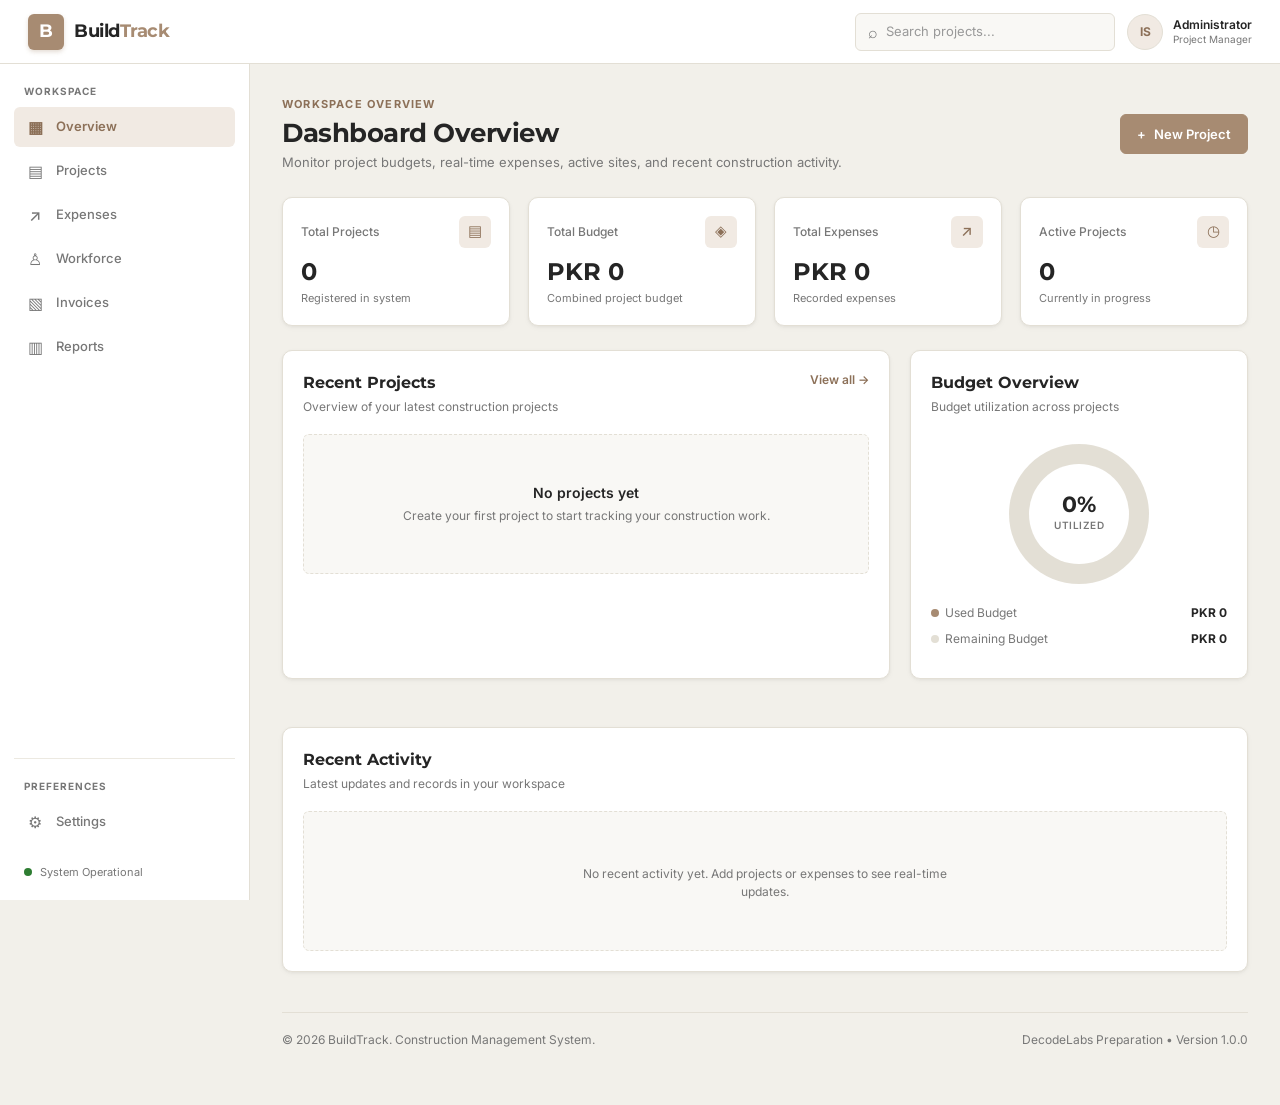
<file: index.html>
<!DOCTYPE html>
<html lang="en">

<head>
    <meta charset="UTF-8">
    <meta name="viewport" content="width=device-width, initial-scale=1.0">
    <meta name="description" content="BuildTrack construction management dashboard. Manage projects, expenses, workforce, and invoices.">

    <title>BuildTrack | Construction Management</title>

    <!-- Google Fonts (Inter & Montserrat) -->
    <link rel="preconnect" href="https://fonts.googleapis.com">
    <link rel="preconnect" href="https://fonts.gstatic.com" crossorigin>
    <link href="https://fonts.googleapis.com/css2?family=Inter:wght@400;500;600;700&family=Montserrat:wght@600;700&display=swap" rel="stylesheet">

    <!-- CSS Architecture -->
    <link rel="stylesheet" href="css/style.css">
    <link rel="stylesheet" href="css/components.css">
    <link rel="stylesheet" href="css/responsive.css">

    <!-- JavaScript (Deferred) -->
    <script src="js/storage.js" defer></script>
    <script src="js/app.js" defer></script>
</head>

<body>

    <a href="#main-content" class="skip-link">Skip to main content</a>

    <!-- Application Header -->
    <header class="topbar">

        <div class="topbar-left">
            <button
                class="menu-toggle"
                id="menu-toggle"
                type="button"
                aria-label="Toggle navigation menu"
                aria-expanded="false"
                aria-controls="sidebar"
            >
                <span aria-hidden="true">☰</span>
            </button>

            <a href="index.html" class="brand" aria-label="BuildTrack Home">
                <span class="brand-icon" aria-hidden="true">B</span>
                <span class="brand-name">Build<span>Track</span></span>
            </a>
        </div>

        <div class="topbar-actions">

            <label class="search-box" for="global-search">
                <span class="search-icon" aria-hidden="true">⌕</span>
                <input
                    type="search"
                    id="global-search"
                    placeholder="Search projects..."
                    aria-label="Search dashboard projects"
                >
            </label>

            <div class="profile" aria-label="User profile">
                <div class="profile-avatar" aria-hidden="true">IS</div>
                <div class="profile-info">
                    <strong>Administrator</strong>
                    <span>Project Manager</span>
                </div>
            </div>

        </div>

    </header>

    <!-- Application Layout -->
    <div class="app-layout">

        <!-- Mobile Drawer Backdrop -->
        <div class="sidebar-backdrop" id="sidebar-backdrop" aria-hidden="true"></div>

        <!-- Sidebar Navigation -->
        <aside class="sidebar" id="sidebar" aria-label="Main Navigation">

            <div class="sidebar-heading">WORKSPACE</div>

            <nav class="sidebar-nav">
                <!-- Overview -->
                <a href="index.html" class="nav-link active" aria-current="page">
                    <span class="nav-icon" aria-hidden="true">▦</span>
                    <span>Overview</span>
                </a>

                <!-- Projects -->
                <a href="pages/projects.html" class="nav-link">
                    <span class="nav-icon" aria-hidden="true">▤</span>
                    <span>Projects</span>
                </a>

                <!-- Expenses -->
                <a href="pages/expenses.html" class="nav-link">
                    <span class="nav-icon" aria-hidden="true">↗</span>
                    <span>Expenses</span>
                </a>

                <!-- Workforce -->
                <a href="pages/workforce.html" class="nav-link">
                    <span class="nav-icon" aria-hidden="true">♙</span>
                    <span>Workforce</span>
                </a>

                <!-- Invoices -->
                <a href="pages/invoices.html" class="nav-link">
                    <span class="nav-icon" aria-hidden="true">▧</span>
                    <span>Invoices</span>
                </a>

                <!-- Reports -->
                <a href="pages/reports.html" class="nav-link">
                    <span class="nav-icon" aria-hidden="true">▥</span>
                    <span>Reports</span>
                </a>
            </nav>

            <!-- Preferences -->
            <div class="sidebar-bottom">
                <div class="sidebar-heading">PREFERENCES</div>

                <a href="pages/settings.html" class="nav-link">
                    <span class="nav-icon" aria-hidden="true">⚙</span>
                    <span>Settings</span>
                </a>

                <div class="sidebar-footer">
                    <span class="status-dot" aria-hidden="true"></span>
                    <span>System Operational</span>
                </div>
            </div>

        </aside>

        <!-- Main Content -->
        <main class="main-content" id="main-content">

            <!-- Page Heading -->
            <section class="page-heading">
                <div>
                    <p class="eyebrow">WORKSPACE OVERVIEW</p>
                    <h1>Dashboard Overview</h1>
                    <p class="page-description">
                        Monitor project budgets, real-time expenses, active sites, and recent construction activity.
                    </p>
                </div>

                <a href="pages/projects.html" class="button button-primary">
                    <span aria-hidden="true">+</span>
                    <span>New Project</span>
                </a>
            </section>

            <!-- Dashboard Statistics -->
            <section class="stats-grid" aria-label="Key Performance Statistics">

                <!-- Total Projects -->
                <article class="stat-card">
                    <div class="stat-top">
                        <span>Total Projects</span>
                        <span class="stat-icon" aria-hidden="true">▤</span>
                    </div>
                    <strong id="total-projects">0</strong>
                    <p>Registered in system</p>
                </article>

                <!-- Total Budget -->
                <article class="stat-card">
                    <div class="stat-top">
                        <span>Total Budget</span>
                        <span class="stat-icon" aria-hidden="true">◈</span>
                    </div>
                    <strong id="total-budget">PKR 0</strong>
                    <p>Combined project budget</p>
                </article>

                <!-- Total Expenses -->
                <article class="stat-card">
                    <div class="stat-top">
                        <span>Total Expenses</span>
                        <span class="stat-icon" aria-hidden="true">↗</span>
                    </div>
                    <strong id="total-expenses">PKR 0</strong>
                    <p>Recorded expenses</p>
                </article>

                <!-- Active Projects -->
                <article class="stat-card">
                    <div class="stat-top">
                        <span>Active Projects</span>
                        <span class="stat-icon" aria-hidden="true">◷</span>
                    </div>
                    <strong id="active-projects">0</strong>
                    <p>Currently in progress</p>
                </article>

            </section>

            <!-- Dashboard Main Grid -->
            <section class="dashboard-grid">

                <!-- Recent Projects Panel -->
                <article class="panel">
                    <div class="panel-header">
                        <div>
                            <h2>Recent Projects</h2>
                            <p>Overview of your latest construction projects</p>
                        </div>
                        <a href="pages/projects.html" class="text-link">View all &rarr;</a>
                    </div>

                    <div class="project-list" id="recent-projects" aria-live="polite">
                        <div class="empty-state">
                            <span aria-hidden="true">▤</span>
                            <h3>No projects yet</h3>
                            <p>Create your first project to get started.</p>
                        </div>
                    </div>
                </article>

                <!-- Budget Overview Panel -->
                <article class="panel">
                    <div class="panel-header">
                        <div>
                            <h2>Budget Overview</h2>
                            <p>Budget utilization across projects</p>
                        </div>
                    </div>

                    <div class="budget-content">
                        <div class="budget-chart" id="budget-chart" role="img" aria-label="Budget utilization chart">
                            <div class="chart-placeholder">
                                <span id="budget-percentage">0%</span>
                                <small>Utilized</small>
                            </div>
                        </div>

                        <div class="budget-legend">
                            <div class="budget-legend-item">
                                <div class="legend-label">
                                    <span class="legend-dot budget-used" aria-hidden="true"></span>
                                    <span>Used Budget</span>
                                </div>
                                <strong id="budget-used-amount">PKR 0</strong>
                            </div>

                            <div class="budget-legend-item">
                                <div class="legend-label">
                                    <span class="legend-dot budget-remaining" aria-hidden="true"></span>
                                    <span>Remaining Budget</span>
                                </div>
                                <strong id="budget-remaining-amount">PKR 0</strong>
                            </div>
                        </div>
                    </div>
                </article>

            </section>

            <!-- Recent Activity Panel -->
            <section class="panel">
                <div class="panel-header">
                    <div>
                        <h2>Recent Activity</h2>
                        <p>Latest updates and records in your workspace</p>
                    </div>
                </div>

                <div id="recent-activity" class="activity-list" aria-live="polite">
                    <div class="empty-state">
                        <p>No recent activity recorded yet.</p>
                    </div>
                </div>
            </section>

            <!-- Page Footer -->
            <footer class="main-footer">
                <p>&copy; 2026 BuildTrack. Construction Management System.</p>
                <span>DecodeLabs Preparation &bull; Version 1.0.0</span>
            </footer>

        </main>

    </div>

</body>
</html>
</file>
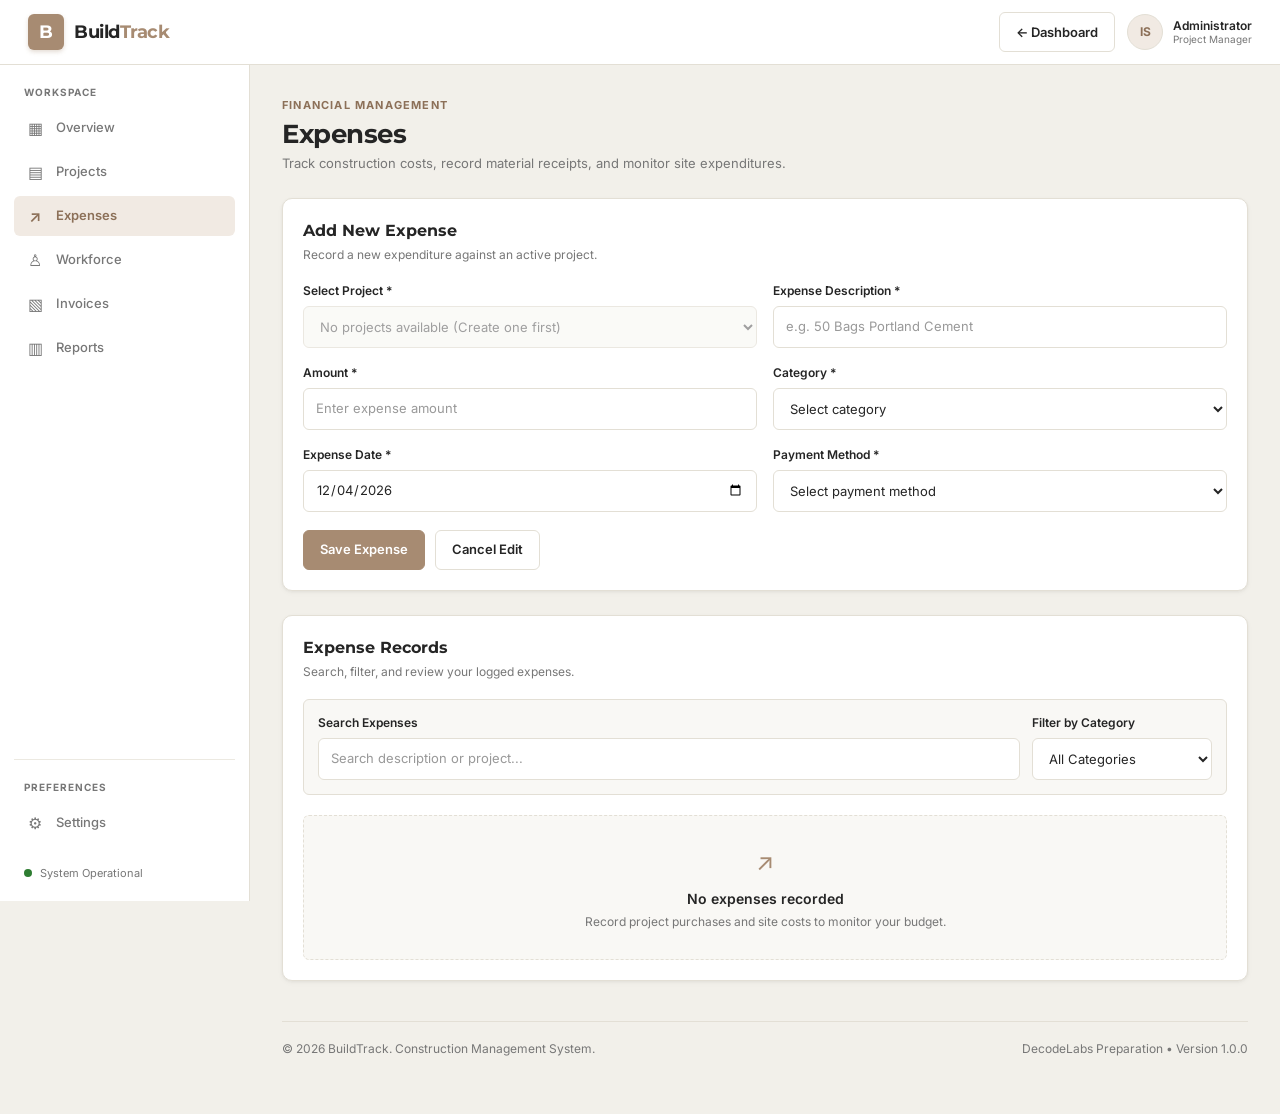
<file: pages/expenses.html>
<!DOCTYPE html>
<html lang="en">

<head>
    <meta charset="UTF-8">
    <meta name="viewport" content="width=device-width, initial-scale=1.0">
    <meta name="description" content="Track and manage construction expenses with BuildTrack.">

    <title>Expenses | BuildTrack</title>

    <!-- Google Fonts -->
    <link rel="preconnect" href="https://fonts.googleapis.com">
    <link rel="preconnect" href="https://fonts.gstatic.com" crossorigin>
    <link href="https://fonts.googleapis.com/css2?family=Inter:wght@400;500;600;700&family=Montserrat:wght@600;700&display=swap" rel="stylesheet">

    <!-- CSS Architecture -->
    <link rel="stylesheet" href="../css/style.css">
    <link rel="stylesheet" href="../css/components.css">
    <link rel="stylesheet" href="../css/responsive.css">

    <!-- JavaScript (Deferred) -->
    <script src="../js/storage.js" defer></script>
    <script src="../js/expenses.js" defer></script>
</head>

<body>

    <a href="#main-content" class="skip-link">Skip to main content</a>

    <!-- Topbar Header -->
    <header class="topbar">
        <div class="topbar-left">
            <button
                class="menu-toggle"
                id="menu-toggle"
                type="button"
                aria-label="Toggle navigation menu"
                aria-expanded="false"
                aria-controls="sidebar"
            >
                <span aria-hidden="true">☰</span>
            </button>

            <a href="../index.html" class="brand" aria-label="BuildTrack Home">
                <span class="brand-icon" aria-hidden="true">B</span>
                <span class="brand-name">Build<span>Track</span></span>
            </a>
        </div>

        <div class="topbar-actions">
            <a href="../index.html" class="button button-secondary">
                <span>&larr; Dashboard</span>
            </a>

            <div class="profile" aria-label="User profile">
                <div class="profile-avatar" aria-hidden="true">IS</div>
                <div class="profile-info">
                    <strong>Administrator</strong>
                    <span>Project Manager</span>
                </div>
            </div>
        </div>
    </header>

    <!-- Application Layout -->
    <div class="app-layout">

        <!-- Mobile Drawer Backdrop -->
        <div class="sidebar-backdrop" id="sidebar-backdrop" aria-hidden="true"></div>

        <!-- Sidebar Navigation -->
        <aside class="sidebar" id="sidebar" aria-label="Main Navigation">
            <div class="sidebar-heading">WORKSPACE</div>

            <nav class="sidebar-nav">
                <a href="../index.html" class="nav-link">
                    <span class="nav-icon" aria-hidden="true">▦</span>
                    <span>Overview</span>
                </a>

                <a href="projects.html" class="nav-link">
                    <span class="nav-icon" aria-hidden="true">▤</span>
                    <span>Projects</span>
                </a>

                <a href="expenses.html" class="nav-link active" aria-current="page">
                    <span class="nav-icon" aria-hidden="true">↗</span>
                    <span>Expenses</span>
                </a>

                <a href="workforce.html" class="nav-link">
                    <span class="nav-icon" aria-hidden="true">♙</span>
                    <span>Workforce</span>
                </a>

                <a href="invoices.html" class="nav-link">
                    <span class="nav-icon" aria-hidden="true">▧</span>
                    <span>Invoices</span>
                </a>

                <a href="reports.html" class="nav-link">
                    <span class="nav-icon" aria-hidden="true">▥</span>
                    <span>Reports</span>
                </a>
            </nav>

            <div class="sidebar-bottom">
                <div class="sidebar-heading">PREFERENCES</div>

                <a href="settings.html" class="nav-link">
                    <span class="nav-icon" aria-hidden="true">⚙</span>
                    <span>Settings</span>
                </a>

                <div class="sidebar-footer">
                    <span class="status-dot" aria-hidden="true"></span>
                    <span>System Operational</span>
                </div>
            </div>
        </aside>

        <!-- Main Content -->
        <main id="main-content" class="main-content">

            <!-- Page Heading -->
            <section class="page-heading">
                <div>
                    <p class="eyebrow">FINANCIAL MANAGEMENT</p>
                    <h1>Expenses</h1>
                    <p class="page-description">
                        Track construction costs, record material receipts, and monitor site expenditures.
                    </p>
                </div>
            </section>

            <!-- Expense Form Panel -->
            <section class="panel">
                <div class="panel-header">
                    <div>
                        <h2 id="expense-form-heading">Add New Expense</h2>
                        <p>Record a new expenditure against an active project.</p>
                    </div>
                </div>

                <form id="expense-form" novalidate>
                    <div class="form-grid">

                        <!-- Select Project -->
                        <div class="form-group">
                            <label for="expense-project">Select Project *</label>
                            <select id="expense-project" class="form-control" required>
                                <option value="">Loading projects...</option>
                            </select>
                        </div>

                        <!-- Description -->
                        <div class="form-group">
                            <label for="expense-description">Expense Description *</label>
                            <input
                                type="text"
                                id="expense-description"
                                class="form-control"
                                placeholder="e.g. 50 Bags Portland Cement"
                                maxlength="150"
                                required
                            >
                        </div>

                        <!-- Amount -->
                        <div class="form-group">
                            <label for="expense-amount">Amount *</label>
                            <input
                                type="number"
                                id="expense-amount"
                                class="form-control"
                                placeholder="Enter expense amount"
                                min="0.01"
                                step="0.01"
                                required
                            >
                        </div>

                        <!-- Category -->
                        <div class="form-group">
                            <label for="expense-category">Category *</label>
                            <select id="expense-category" class="form-control" required>
                                <option value="">Select category</option>
                                <option value="Materials">Materials</option>
                                <option value="Labour">Labour</option>
                                <option value="Equipment">Equipment</option>
                                <option value="Transportation">Transportation</option>
                                <option value="Utilities">Utilities</option>
                                <option value="Rent">Rent</option>
                                <option value="Food">Food</option>
                                <option value="Other">Other</option>
                            </select>
                        </div>

                        <!-- Date -->
                        <div class="form-group">
                            <label for="expense-date">Expense Date *</label>
                            <input
                                type="date"
                                id="expense-date"
                                class="form-control"
                                required
                            >
                        </div>

                        <!-- Payment Method -->
                        <div class="form-group">
                            <label for="expense-payment-method">Payment Method *</label>
                            <select id="expense-payment-method" class="form-control" required>
                                <option value="">Select payment method</option>
                                <option value="Cash">Cash</option>
                                <option value="Bank Transfer">Bank Transfer</option>
                                <option value="Card">Card</option>
                                <option value="Cheque">Cheque</option>
                                <option value="Other">Other</option>
                            </select>
                        </div>

                    </div>

                    <!-- Status Message -->
                    <p
                        id="expense-message"
                        class="form-message"
                        role="status"
                        aria-live="polite"
                        hidden
                    ></p>

                    <!-- Form Actions -->
                    <div class="form-actions">
                        <button type="submit" class="button button-primary" id="save-expense-button">
                            Save Expense
                        </button>

                        <button
                            type="button"
                            id="cancel-expense-edit"
                            class="button button-secondary"
                            hidden
                        >
                            Cancel Edit
                        </button>
                    </div>
                </form>
            </section>

            <!-- Expense Records Panel -->
            <section class="panel">
                <div class="panel-header">
                    <div>
                        <h2>Expense Records</h2>
                        <p>Search, filter, and review your logged expenses.</p>
                    </div>
                </div>

                <!-- Filter Bar -->
                <div class="filter-bar">
                    <div class="form-group">
                        <label for="expense-search">Search Expenses</label>
                        <input
                            type="search"
                            id="expense-search"
                            class="form-control"
                            placeholder="Search description or project..."
                        >
                    </div>

                    <div class="form-group">
                        <label for="expense-filter-category">Filter by Category</label>
                        <select id="expense-filter-category" class="form-control">
                            <option value="">All Categories</option>
                            <option value="Materials">Materials</option>
                            <option value="Labour">Labour</option>
                            <option value="Equipment">Equipment</option>
                            <option value="Transportation">Transportation</option>
                            <option value="Utilities">Utilities</option>
                            <option value="Rent">Rent</option>
                            <option value="Food">Food</option>
                            <option value="Other">Other</option>
                        </select>
                    </div>
                </div>

                <!-- Expenses Container -->
                <div
                    id="expense-list"
                    class="project-list"
                    aria-live="polite"
                >
                    <div class="empty-state">
                        <span aria-hidden="true">↗</span>
                        <h3>No expenses recorded</h3>
                        <p>Add your first expense record using the form above.</p>
                    </div>
                </div>
            </section>

            <!-- Page Footer -->
            <footer class="main-footer">
                <p>&copy; 2026 BuildTrack. Construction Management System.</p>
                <span>DecodeLabs Preparation &bull; Version 1.0.0</span>
            </footer>

        </main>

    </div>

</body>
</html>
</file>
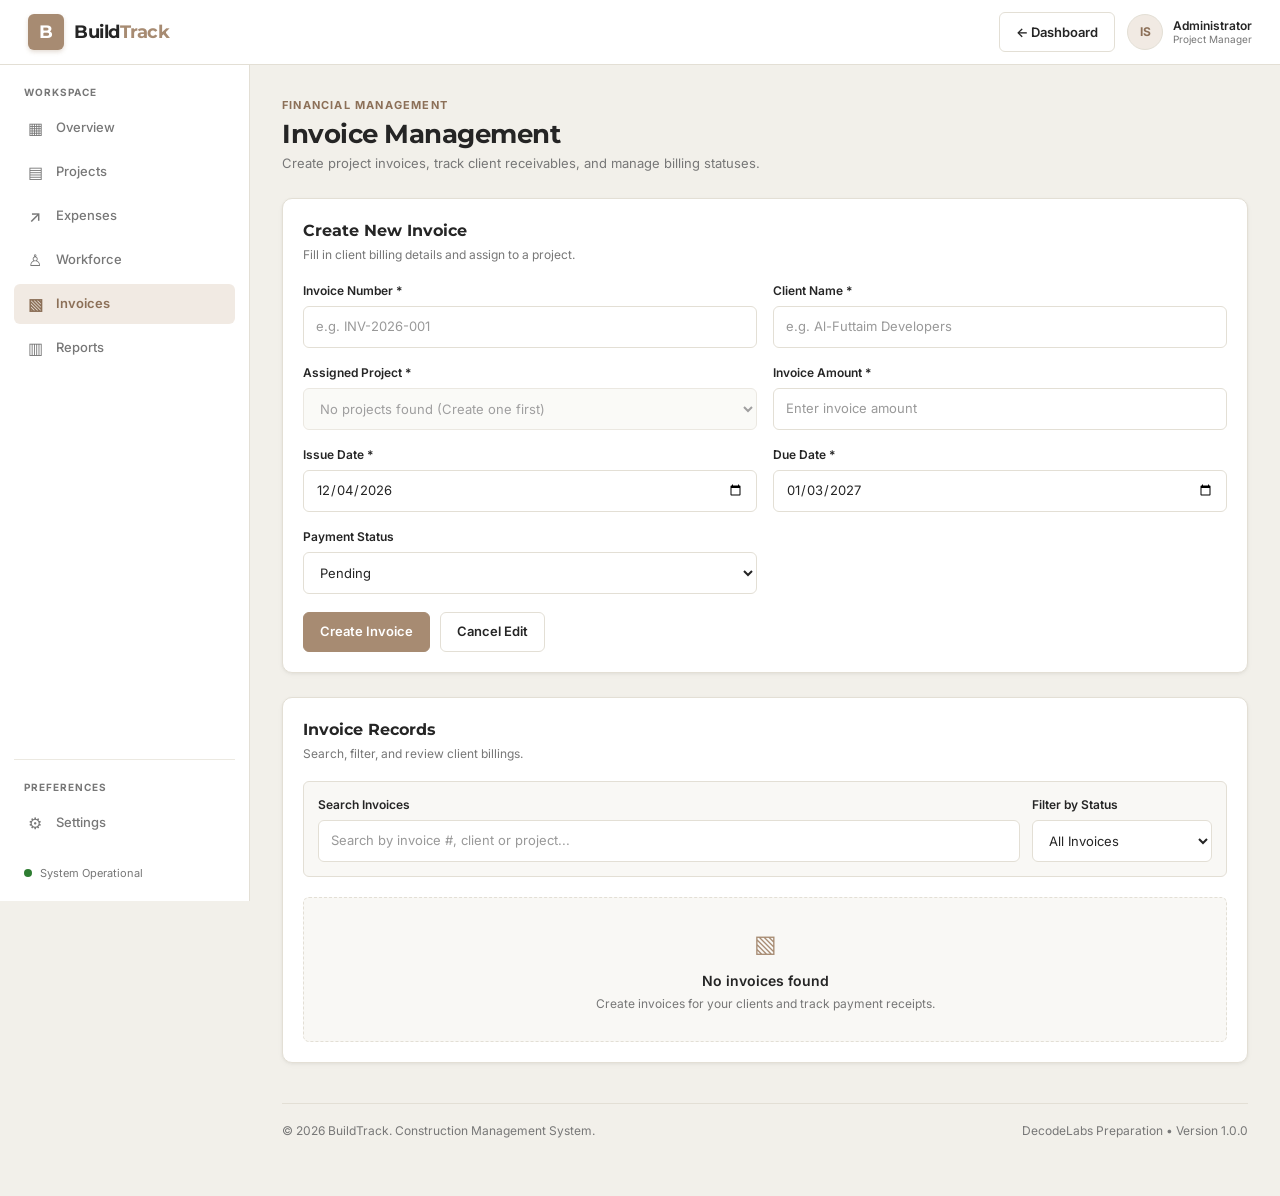
<file: pages/invoices.html>
<!DOCTYPE html>
<html lang="en">

<head>
    <meta charset="UTF-8">
    <meta name="viewport" content="width=device-width, initial-scale=1.0">
    <meta name="description" content="Create, track and manage construction project invoices with BuildTrack.">

    <title>Invoices | BuildTrack</title>

    <!-- Google Fonts -->
    <link rel="preconnect" href="https://fonts.googleapis.com">
    <link rel="preconnect" href="https://fonts.gstatic.com" crossorigin>
    <link href="https://fonts.googleapis.com/css2?family=Inter:wght@400;500;600;700&family=Montserrat:wght@600;700&display=swap" rel="stylesheet">

    <!-- CSS Architecture -->
    <link rel="stylesheet" href="../css/style.css">
    <link rel="stylesheet" href="../css/components.css">
    <link rel="stylesheet" href="../css/responsive.css">

    <!-- JavaScript (Deferred) -->
    <script src="../js/storage.js" defer></script>
    <script src="../js/invoices.js" defer></script>
</head>

<body>

    <a href="#main-content" class="skip-link">Skip to main content</a>

    <!-- Topbar Header -->
    <header class="topbar">
        <div class="topbar-left">
            <button
                class="menu-toggle"
                id="menu-toggle"
                type="button"
                aria-label="Toggle navigation menu"
                aria-expanded="false"
                aria-controls="sidebar"
            >
                <span aria-hidden="true">☰</span>
            </button>

            <a href="../index.html" class="brand" aria-label="BuildTrack Home">
                <span class="brand-icon" aria-hidden="true">B</span>
                <span class="brand-name">Build<span>Track</span></span>
            </a>
        </div>

        <div class="topbar-actions">
            <a href="../index.html" class="button button-secondary">
                <span>&larr; Dashboard</span>
            </a>

            <div class="profile" aria-label="User profile">
                <div class="profile-avatar" aria-hidden="true">IS</div>
                <div class="profile-info">
                    <strong>Administrator</strong>
                    <span>Project Manager</span>
                </div>
            </div>
        </div>
    </header>

    <!-- Application Layout -->
    <div class="app-layout">

        <!-- Mobile Drawer Backdrop -->
        <div class="sidebar-backdrop" id="sidebar-backdrop" aria-hidden="true"></div>

        <!-- Sidebar Navigation -->
        <aside class="sidebar" id="sidebar" aria-label="Main Navigation">
            <div class="sidebar-heading">WORKSPACE</div>

            <nav class="sidebar-nav">
                <a href="../index.html" class="nav-link">
                    <span class="nav-icon" aria-hidden="true">▦</span>
                    <span>Overview</span>
                </a>

                <a href="projects.html" class="nav-link">
                    <span class="nav-icon" aria-hidden="true">▤</span>
                    <span>Projects</span>
                </a>

                <a href="expenses.html" class="nav-link">
                    <span class="nav-icon" aria-hidden="true">↗</span>
                    <span>Expenses</span>
                </a>

                <a href="workforce.html" class="nav-link">
                    <span class="nav-icon" aria-hidden="true">♙</span>
                    <span>Workforce</span>
                </a>

                <a href="invoices.html" class="nav-link active" aria-current="page">
                    <span class="nav-icon" aria-hidden="true">▧</span>
                    <span>Invoices</span>
                </a>

                <a href="reports.html" class="nav-link">
                    <span class="nav-icon" aria-hidden="true">▥</span>
                    <span>Reports</span>
                </a>
            </nav>

            <div class="sidebar-bottom">
                <div class="sidebar-heading">PREFERENCES</div>

                <a href="settings.html" class="nav-link">
                    <span class="nav-icon" aria-hidden="true">⚙</span>
                    <span>Settings</span>
                </a>

                <div class="sidebar-footer">
                    <span class="status-dot" aria-hidden="true"></span>
                    <span>System Operational</span>
                </div>
            </div>
        </aside>

        <!-- Main Content -->
        <main id="main-content" class="main-content">

            <!-- Page Heading -->
            <section class="page-heading">
                <div>
                    <p class="eyebrow">FINANCIAL MANAGEMENT</p>
                    <h1>Invoice Management</h1>
                    <p class="page-description">
                        Create project invoices, track client receivables, and manage billing statuses.
                    </p>
                </div>
            </section>

            <!-- Invoice Form Panel -->
            <section class="panel">
                <div class="panel-header">
                    <div>
                        <h2 id="invoice-form-heading">Create New Invoice</h2>
                        <p>Fill in client billing details and assign to a project.</p>
                    </div>
                </div>

                <form id="invoice-form" novalidate>
                    <div class="form-grid">

                        <!-- Invoice Number -->
                        <div class="form-group">
                            <label for="invoice-number">Invoice Number *</label>
                            <input
                                type="text"
                                id="invoice-number"
                                class="form-control"
                                placeholder="e.g. INV-2026-001"
                                maxlength="50"
                                required
                            >
                        </div>

                        <!-- Client Name -->
                        <div class="form-group">
                            <label for="invoice-client">Client Name *</label>
                            <input
                                type="text"
                                id="invoice-client"
                                class="form-control"
                                placeholder="e.g. Al-Futtaim Developers"
                                maxlength="120"
                                required
                            >
                        </div>

                        <!-- Select Project -->
                        <div class="form-group">
                            <label for="invoice-project">Assigned Project *</label>
                            <select id="invoice-project" class="form-control" required>
                                <option value="">Loading projects...</option>
                            </select>
                        </div>

                        <!-- Amount -->
                        <div class="form-group">
                            <label for="invoice-amount">Invoice Amount *</label>
                            <input
                                type="number"
                                id="invoice-amount"
                                class="form-control"
                                placeholder="Enter invoice amount"
                                min="1"
                                step="0.01"
                                required
                            >
                        </div>

                        <!-- Issue Date -->
                        <div class="form-group">
                            <label for="invoice-issue-date">Issue Date *</label>
                            <input
                                type="date"
                                id="invoice-issue-date"
                                class="form-control"
                                required
                            >
                        </div>

                        <!-- Due Date -->
                        <div class="form-group">
                            <label for="invoice-due-date">Due Date *</label>
                            <input
                                type="date"
                                id="invoice-due-date"
                                class="form-control"
                                required
                            >
                        </div>

                        <!-- Status -->
                        <div class="form-group">
                            <label for="invoice-status">Payment Status</label>
                            <select id="invoice-status" class="form-control">
                                <option value="pending">Pending</option>
                                <option value="paid">Paid</option>
                            </select>
                        </div>

                    </div>

                    <!-- Status Message -->
                    <p
                        id="invoice-message"
                        class="form-message"
                        role="status"
                        aria-live="polite"
                        hidden
                    ></p>

                    <!-- Form Actions -->
                    <div class="form-actions">
                        <button type="submit" class="button button-primary" id="save-invoice-button">
                            Create Invoice
                        </button>

                        <button
                            type="button"
                            id="cancel-invoice-edit"
                            class="button button-secondary"
                            hidden
                        >
                            Cancel Edit
                        </button>
                    </div>
                </form>
            </section>

            <!-- Invoice Records Panel -->
            <section class="panel">
                <div class="panel-header">
                    <div>
                        <h2>Invoice Records</h2>
                        <p>Search, filter, and review client billings.</p>
                    </div>
                </div>

                <!-- Filter Bar -->
                <div class="filter-bar">
                    <div class="form-group">
                        <label for="invoice-search">Search Invoices</label>
                        <input
                            type="search"
                            id="invoice-search"
                            class="form-control"
                            placeholder="Search by invoice #, client or project..."
                        >
                    </div>

                    <div class="form-group">
                        <label for="invoice-filter-status">Filter by Status</label>
                        <select id="invoice-filter-status" class="form-control">
                            <option value="all">All Invoices</option>
                            <option value="pending">Pending</option>
                            <option value="paid">Paid</option>
                        </select>
                    </div>
                </div>

                <!-- Invoices Container -->
                <div
                    id="invoice-list"
                    class="project-list"
                    aria-live="polite"
                >
                    <div class="empty-state">
                        <span aria-hidden="true">▧</span>
                        <h3>No invoices found</h3>
                        <p>Create your first client invoice using the form above.</p>
                    </div>
                </div>
            </section>

            <!-- Page Footer -->
            <footer class="main-footer">
                <p>&copy; 2026 BuildTrack. Construction Management System.</p>
                <span>DecodeLabs Preparation &bull; Version 1.0.0</span>
            </footer>

        </main>

    </div>

</body>
</html>
</file>
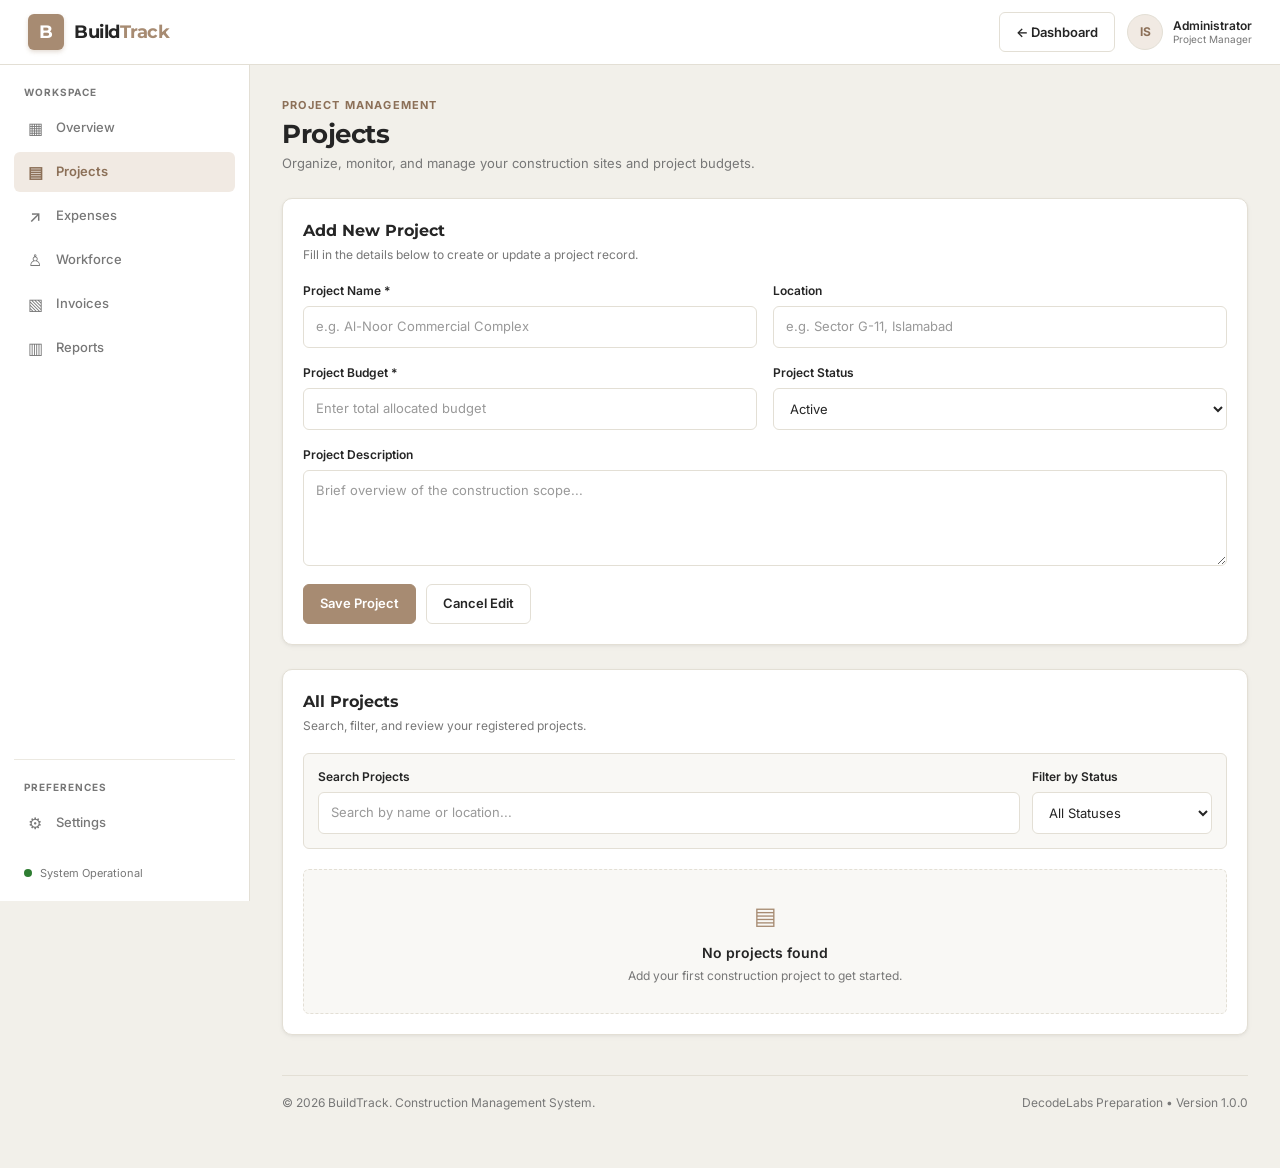
<file: pages/projects.html>
<!DOCTYPE html>
<html lang="en">

<head>
    <meta charset="UTF-8">
    <meta name="viewport" content="width=device-width, initial-scale=1.0">
    <meta name="description" content="Manage construction projects, budgets, and project progress with BuildTrack.">

    <title>Projects | BuildTrack</title>

    <!-- Google Fonts -->
    <link rel="preconnect" href="https://fonts.googleapis.com">
    <link rel="preconnect" href="https://fonts.gstatic.com" crossorigin>
    <link href="https://fonts.googleapis.com/css2?family=Inter:wght@400;500;600;700&family=Montserrat:wght@600;700&display=swap" rel="stylesheet">

    <!-- CSS Architecture -->
    <link rel="stylesheet" href="../css/style.css">
    <link rel="stylesheet" href="../css/components.css">
    <link rel="stylesheet" href="../css/responsive.css">

    <!-- JavaScript (Deferred) -->
    <script src="../js/storage.js" defer></script>
    <script src="../js/projects.js" defer></script>
</head>

<body>

    <a href="#main-content" class="skip-link">Skip to main content</a>

    <!-- Topbar Header -->
    <header class="topbar">
        <div class="topbar-left">
            <button
                class="menu-toggle"
                id="menu-toggle"
                type="button"
                aria-label="Toggle navigation menu"
                aria-expanded="false"
                aria-controls="sidebar"
            >
                <span aria-hidden="true">☰</span>
            </button>

            <a href="../index.html" class="brand" aria-label="BuildTrack Home">
                <span class="brand-icon" aria-hidden="true">B</span>
                <span class="brand-name">Build<span>Track</span></span>
            </a>
        </div>

        <div class="topbar-actions">
            <a href="../index.html" class="button button-secondary">
                <span>&larr; Dashboard</span>
            </a>

            <div class="profile" aria-label="User profile">
                <div class="profile-avatar" aria-hidden="true">IS</div>
                <div class="profile-info">
                    <strong>Administrator</strong>
                    <span>Project Manager</span>
                </div>
            </div>
        </div>
    </header>

    <!-- Application Layout -->
    <div class="app-layout">

        <!-- Mobile Drawer Backdrop -->
        <div class="sidebar-backdrop" id="sidebar-backdrop" aria-hidden="true"></div>

        <!-- Sidebar Navigation -->
        <aside class="sidebar" id="sidebar" aria-label="Main Navigation">
            <div class="sidebar-heading">WORKSPACE</div>

            <nav class="sidebar-nav">
                <a href="../index.html" class="nav-link">
                    <span class="nav-icon" aria-hidden="true">▦</span>
                    <span>Overview</span>
                </a>

                <a href="projects.html" class="nav-link active" aria-current="page">
                    <span class="nav-icon" aria-hidden="true">▤</span>
                    <span>Projects</span>
                </a>

                <a href="expenses.html" class="nav-link">
                    <span class="nav-icon" aria-hidden="true">↗</span>
                    <span>Expenses</span>
                </a>

                <a href="workforce.html" class="nav-link">
                    <span class="nav-icon" aria-hidden="true">♙</span>
                    <span>Workforce</span>
                </a>

                <a href="invoices.html" class="nav-link">
                    <span class="nav-icon" aria-hidden="true">▧</span>
                    <span>Invoices</span>
                </a>

                <a href="reports.html" class="nav-link">
                    <span class="nav-icon" aria-hidden="true">▥</span>
                    <span>Reports</span>
                </a>
            </nav>

            <div class="sidebar-bottom">
                <div class="sidebar-heading">PREFERENCES</div>

                <a href="settings.html" class="nav-link">
                    <span class="nav-icon" aria-hidden="true">⚙</span>
                    <span>Settings</span>
                </a>

                <div class="sidebar-footer">
                    <span class="status-dot" aria-hidden="true"></span>
                    <span>System Operational</span>
                </div>
            </div>
        </aside>

        <!-- Main Content -->
        <main id="main-content" class="main-content">

            <!-- Page Heading -->
            <section class="page-heading">
                <div>
                    <p class="eyebrow">PROJECT MANAGEMENT</p>
                    <h1>Projects</h1>
                    <p class="page-description">
                        Organize, monitor, and manage your construction sites and project budgets.
                    </p>
                </div>
            </section>

            <!-- Project Form Panel -->
            <section class="panel">
                <div class="panel-header">
                    <div>
                        <h2 id="form-heading">Add New Project</h2>
                        <p>Fill in the details below to create or update a project record.</p>
                    </div>
                </div>

                <form id="project-form" novalidate>
                    <div class="form-grid">

                        <!-- Project Name -->
                        <div class="form-group">
                            <label for="project-name">Project Name *</label>
                            <input
                                type="text"
                                id="project-name"
                                class="form-control"
                                placeholder="e.g. Al-Noor Commercial Complex"
                                maxlength="100"
                                required
                            >
                        </div>

                        <!-- Project Location -->
                        <div class="form-group">
                            <label for="project-location">Location</label>
                            <input
                                type="text"
                                id="project-location"
                                class="form-control"
                                placeholder="e.g. Sector G-11, Islamabad"
                                maxlength="150"
                            >
                        </div>

                        <!-- Project Budget -->
                        <div class="form-group">
                            <label for="project-budget">Project Budget *</label>
                            <input
                                type="number"
                                id="project-budget"
                                class="form-control"
                                placeholder="Enter total allocated budget"
                                min="1"
                                step="0.01"
                                required
                            >
                        </div>

                        <!-- Project Status -->
                        <div class="form-group">
                            <label for="project-status">Project Status</label>
                            <select id="project-status" class="form-control">
                                <option value="active">Active</option>
                                <option value="pending">Pending</option>
                                <option value="completed">Completed</option>
                            </select>
                        </div>

                        <!-- Project Description -->
                        <div class="form-group form-group-full">
                            <label for="project-description">Project Description</label>
                            <textarea
                                id="project-description"
                                class="form-control"
                                rows="3"
                                maxlength="1000"
                                placeholder="Brief overview of the construction scope..."
                            ></textarea>
                        </div>

                    </div>

                    <!-- Form Status Message -->
                    <p
                        id="form-message"
                        class="form-message"
                        role="status"
                        aria-live="polite"
                        hidden
                    ></p>

                    <!-- Form Actions -->
                    <div class="form-actions">
                        <button type="submit" class="button button-primary" id="save-button">
                            Save Project
                        </button>

                        <button
                            type="button"
                            id="cancel-edit"
                            class="button button-secondary"
                            hidden
                        >
                            Cancel Edit
                        </button>
                    </div>
                </form>
            </section>

            <!-- Projects List Panel -->
            <section class="panel">
                <div class="panel-header">
                    <div>
                        <h2>All Projects</h2>
                        <p>Search, filter, and review your registered projects.</p>
                    </div>
                </div>

                <!-- Search and Filter Bar -->
                <div class="filter-bar">
                    <div class="form-group">
                        <label for="project-search">Search Projects</label>
                        <input
                            type="search"
                            id="project-search"
                            class="form-control"
                            placeholder="Search by name or location..."
                        >
                    </div>

                    <div class="form-group">
                        <label for="project-filter-status">Filter by Status</label>
                        <select id="project-filter-status" class="form-control">
                            <option value="all">All Statuses</option>
                            <option value="active">Active</option>
                            <option value="pending">Pending</option>
                            <option value="completed">Completed</option>
                        </select>
                    </div>
                </div>

                <!-- Dynamic Projects Container -->
                <div
                    id="project-list"
                    class="project-list"
                    aria-live="polite"
                >
                    <div class="empty-state">
                        <span aria-hidden="true">▤</span>
                        <h3>No projects found</h3>
                        <p>Add your first construction project using the form above.</p>
                    </div>
                </div>
            </section>

            <!-- Page Footer -->
            <footer class="main-footer">
                <p>&copy; 2026 BuildTrack. Construction Management System.</p>
                <span>DecodeLabs Preparation &bull; Version 1.0.0</span>
            </footer>

        </main>

    </div>

</body>
</html>
</file>
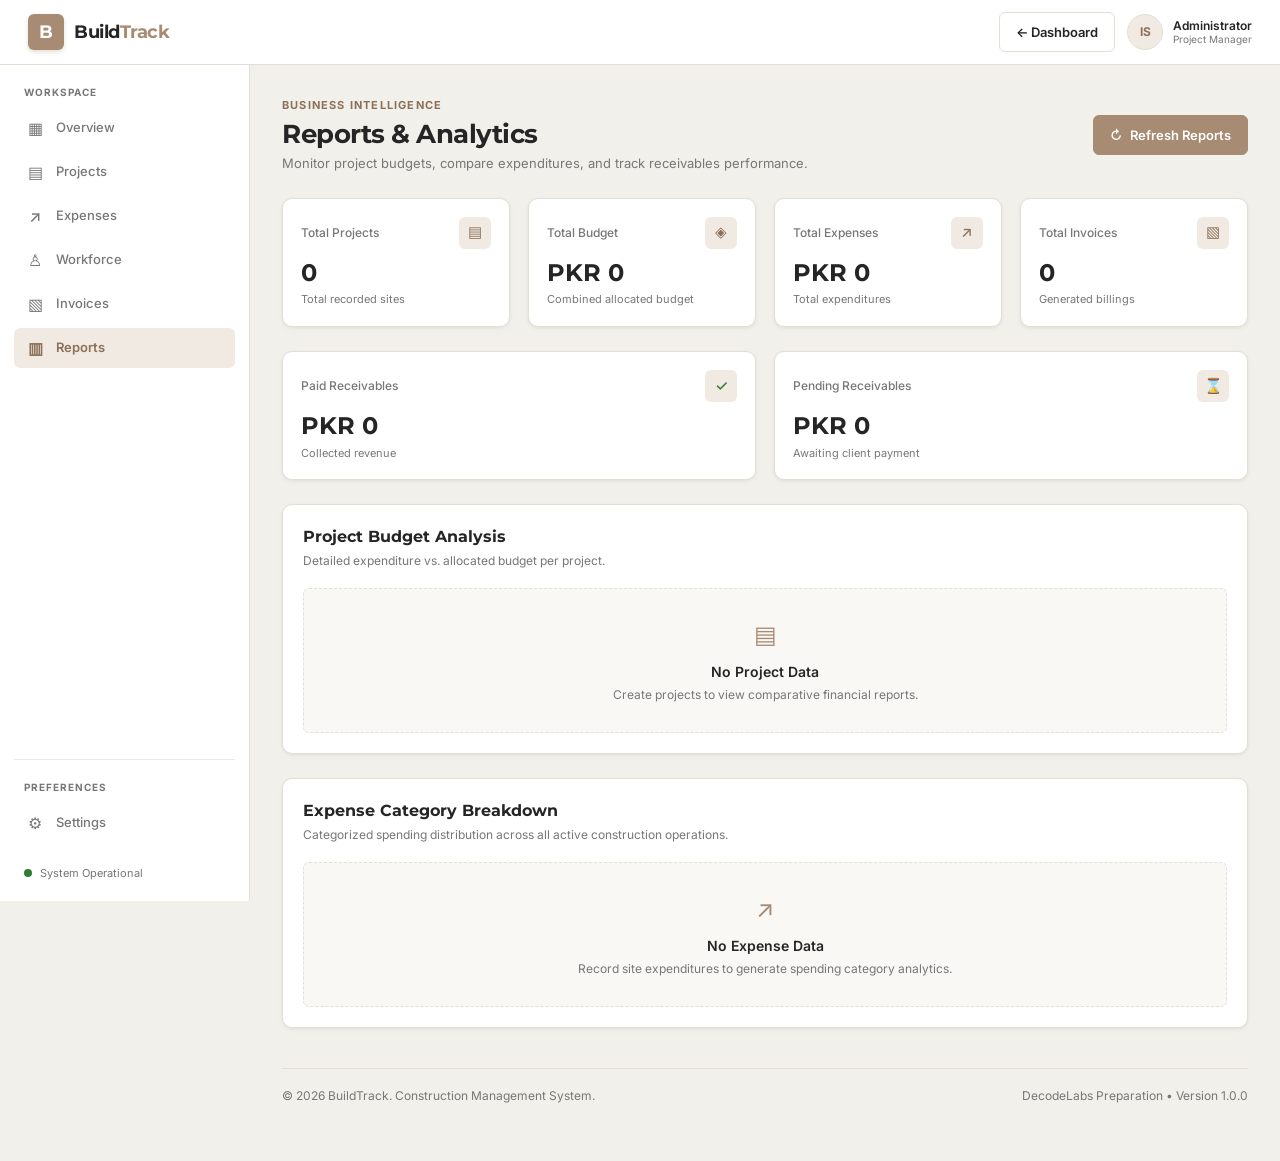
<file: pages/reports.html>
<!DOCTYPE html>
<html lang="en">

<head>
    <meta charset="UTF-8">
    <meta name="viewport" content="width=device-width, initial-scale=1.0">
    <meta name="description" content="View construction project budgets, expenses and invoice reports with BuildTrack.">

    <title>Reports & Analytics | BuildTrack</title>

    <!-- Google Fonts -->
    <link rel="preconnect" href="https://fonts.googleapis.com">
    <link rel="preconnect" href="https://fonts.gstatic.com" crossorigin>
    <link href="https://fonts.googleapis.com/css2?family=Inter:wght@400;500;600;700&family=Montserrat:wght@600;700&display=swap" rel="stylesheet">

    <!-- CSS Architecture -->
    <link rel="stylesheet" href="../css/style.css">
    <link rel="stylesheet" href="../css/components.css">
    <link rel="stylesheet" href="../css/responsive.css">

    <!-- JavaScript (Deferred) -->
    <script src="../js/storage.js" defer></script>
    <script src="../js/reports.js" defer></script>
</head>

<body>

    <a href="#main-content" class="skip-link">Skip to main content</a>

    <!-- Topbar Header -->
    <header class="topbar">
        <div class="topbar-left">
            <button
                class="menu-toggle"
                id="menu-toggle"
                type="button"
                aria-label="Toggle navigation menu"
                aria-expanded="false"
                aria-controls="sidebar"
            >
                <span aria-hidden="true">☰</span>
            </button>

            <a href="../index.html" class="brand" aria-label="BuildTrack Home">
                <span class="brand-icon" aria-hidden="true">B</span>
                <span class="brand-name">Build<span>Track</span></span>
            </a>
        </div>

        <div class="topbar-actions">
            <a href="../index.html" class="button button-secondary">
                <span>&larr; Dashboard</span>
            </a>

            <div class="profile" aria-label="User profile">
                <div class="profile-avatar" aria-hidden="true">IS</div>
                <div class="profile-info">
                    <strong>Administrator</strong>
                    <span>Project Manager</span>
                </div>
            </div>
        </div>
    </header>

    <!-- Application Layout -->
    <div class="app-layout">

        <!-- Mobile Drawer Backdrop -->
        <div class="sidebar-backdrop" id="sidebar-backdrop" aria-hidden="true"></div>

        <!-- Sidebar Navigation -->
        <aside class="sidebar" id="sidebar" aria-label="Main Navigation">
            <div class="sidebar-heading">WORKSPACE</div>

            <nav class="sidebar-nav">
                <a href="../index.html" class="nav-link">
                    <span class="nav-icon" aria-hidden="true">▦</span>
                    <span>Overview</span>
                </a>

                <a href="projects.html" class="nav-link">
                    <span class="nav-icon" aria-hidden="true">▤</span>
                    <span>Projects</span>
                </a>

                <a href="expenses.html" class="nav-link">
                    <span class="nav-icon" aria-hidden="true">↗</span>
                    <span>Expenses</span>
                </a>

                <a href="workforce.html" class="nav-link">
                    <span class="nav-icon" aria-hidden="true">♙</span>
                    <span>Workforce</span>
                </a>

                <a href="invoices.html" class="nav-link">
                    <span class="nav-icon" aria-hidden="true">▧</span>
                    <span>Invoices</span>
                </a>

                <a href="reports.html" class="nav-link active" aria-current="page">
                    <span class="nav-icon" aria-hidden="true">▥</span>
                    <span>Reports</span>
                </a>
            </nav>

            <div class="sidebar-bottom">
                <div class="sidebar-heading">PREFERENCES</div>

                <a href="settings.html" class="nav-link">
                    <span class="nav-icon" aria-hidden="true">⚙</span>
                    <span>Settings</span>
                </a>

                <div class="sidebar-footer">
                    <span class="status-dot" aria-hidden="true"></span>
                    <span>System Operational</span>
                </div>
            </div>
        </aside>

        <!-- Main Content -->
        <main id="main-content" class="main-content">

            <!-- Page Header -->
            <section class="page-heading">
                <div>
                    <p class="eyebrow">BUSINESS INTELLIGENCE</p>
                    <h1>Reports & Analytics</h1>
                    <p class="page-description">
                        Monitor project budgets, compare expenditures, and track receivables performance.
                    </p>
                </div>

                <button
                    type="button"
                    id="refresh-reports"
                    class="button button-primary"
                    aria-label="Refresh financial reports"
                >
                    <span aria-hidden="true">↻</span>
                    <span>Refresh Reports</span>
                </button>
            </section>

            <!-- Financial KPI Overview -->
            <section class="stats-grid" aria-label="Overall Financial Metrics">

                <article class="stat-card">
                    <div class="stat-top">
                        <span>Total Projects</span>
                        <span class="stat-icon" aria-hidden="true">▤</span>
                    </div>
                    <strong id="report-total-projects">0</strong>
                    <p>Total recorded sites</p>
                </article>

                <article class="stat-card">
                    <div class="stat-top">
                        <span>Total Budget</span>
                        <span class="stat-icon" aria-hidden="true">◈</span>
                    </div>
                    <strong id="report-total-budget">PKR 0</strong>
                    <p>Combined allocated budget</p>
                </article>

                <article class="stat-card">
                    <div class="stat-top">
                        <span>Total Expenses</span>
                        <span class="stat-icon" aria-hidden="true">↗</span>
                    </div>
                    <strong id="report-total-expenses">PKR 0</strong>
                    <p>Total expenditures</p>
                </article>

                <article class="stat-card">
                    <div class="stat-top">
                        <span>Total Invoices</span>
                        <span class="stat-icon" aria-hidden="true">▧</span>
                    </div>
                    <strong id="report-total-invoices">0</strong>
                    <p>Generated billings</p>
                </article>

            </section>

            <!-- Cashflow & Billing Performance -->
            <section class="stats-grid" style="grid-template-columns: repeat(2, minmax(0, 1fr)); margin-bottom: 24px;" aria-label="Receivables Status">

                <article class="stat-card">
                    <div class="stat-top">
                        <span>Paid Receivables</span>
                        <span class="stat-icon" style="color: var(--color-success);" aria-hidden="true">✓</span>
                    </div>
                    <strong id="report-paid-invoices">PKR 0</strong>
                    <p>Collected revenue</p>
                </article>

                <article class="stat-card">
                    <div class="stat-top">
                        <span>Pending Receivables</span>
                        <span class="stat-icon" style="color: var(--color-warning);" aria-hidden="true">⌛</span>
                    </div>
                    <strong id="report-pending-invoices">PKR 0</strong>
                    <p>Awaiting client payment</p>
                </article>

            </section>

            <!-- Project Budget Analysis -->
            <section class="panel">
                <div class="panel-header">
                    <div>
                        <h2>Project Budget Analysis</h2>
                        <p>Detailed expenditure vs. allocated budget per project.</p>
                    </div>
                </div>

                <div id="project-report-list" class="report-list" aria-live="polite">
                    <div class="empty-state">
                        <span aria-hidden="true">▤</span>
                        <h3>No project data</h3>
                        <p>Create projects to see financial utilization reports.</p>
                    </div>
                </div>
            </section>

            <!-- Expense Category Analysis -->
            <section class="panel">
                <div class="panel-header">
                    <div>
                        <h2>Expense Category Breakdown</h2>
                        <p>Categorized spending distribution across all active construction operations.</p>
                    </div>
                </div>

                <div id="expense-report-list" class="report-list" aria-live="polite">
                    <div class="empty-state">
                        <span aria-hidden="true">↗</span>
                        <h3>No expense data</h3>
                        <p>Record site expenses to see category analytics.</p>
                    </div>
                </div>
            </section>

            <!-- Page Footer -->
            <footer class="main-footer">
                <p>&copy; 2026 BuildTrack. Construction Management System.</p>
                <span>DecodeLabs Preparation &bull; Version 1.0.0</span>
            </footer>

        </main>

    </div>

</body>
</html>
</file>
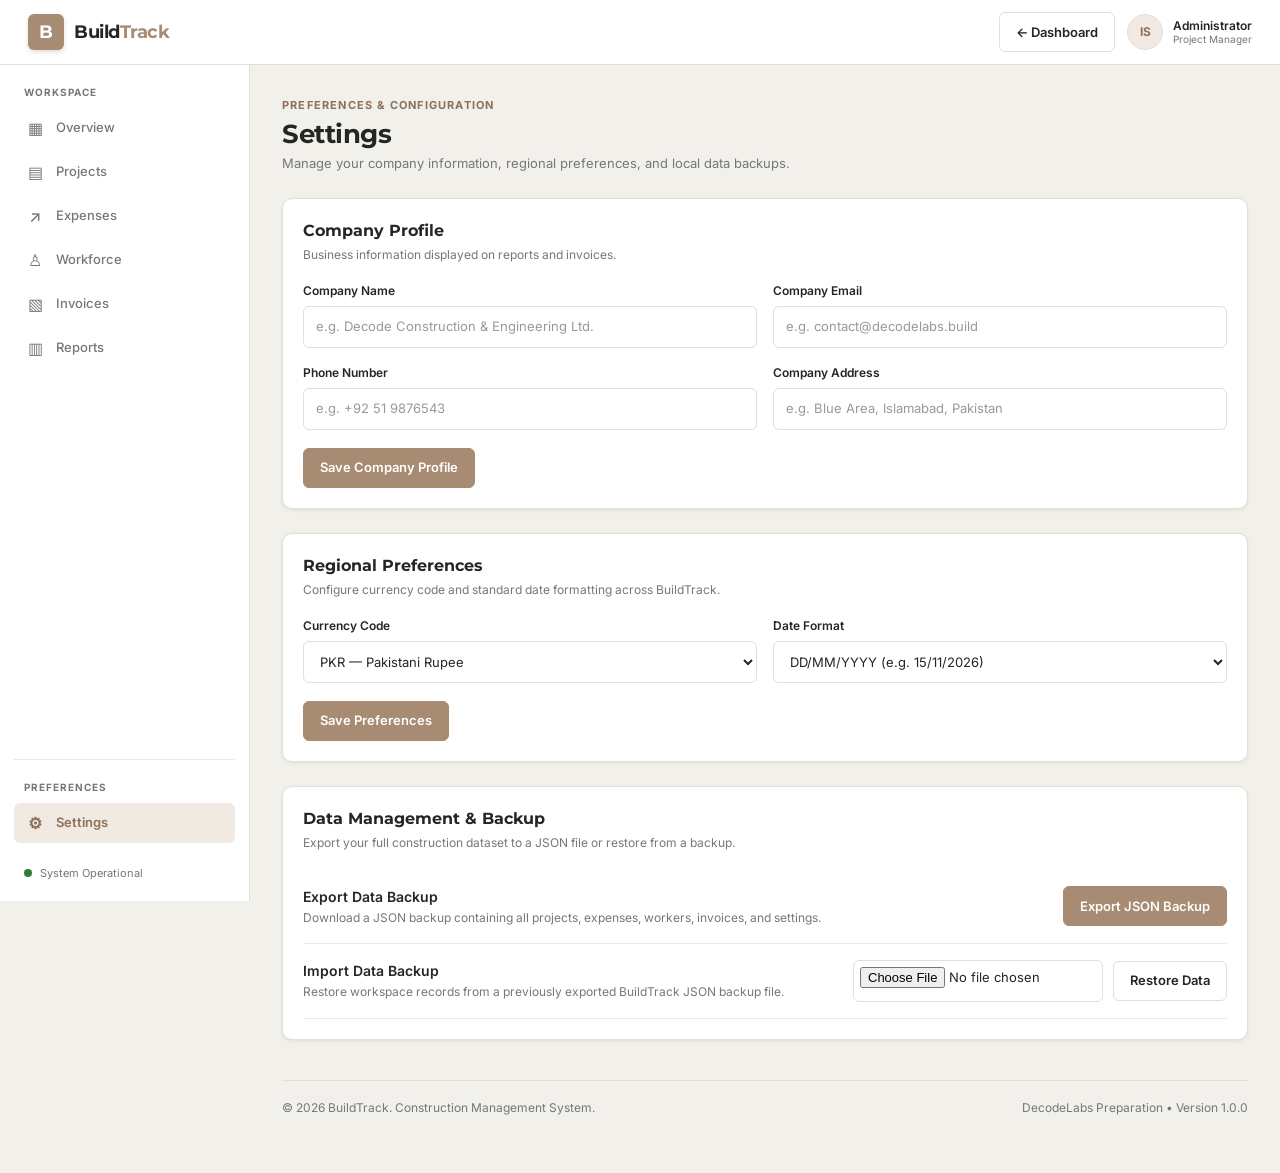
<file: pages/settings.html>
<!DOCTYPE html>
<html lang="en">

<head>
    <meta charset="UTF-8">
    <meta name="viewport" content="width=device-width, initial-scale=1.0">
    <meta name="description" content="Manage company profile, regional preferences, and local data backups with BuildTrack.">

    <title>Settings | BuildTrack</title>

    <!-- Google Fonts -->
    <link rel="preconnect" href="https://fonts.googleapis.com">
    <link rel="preconnect" href="https://fonts.gstatic.com" crossorigin>
    <link href="https://fonts.googleapis.com/css2?family=Inter:wght@400;500;600;700&family=Montserrat:wght@600;700&display=swap" rel="stylesheet">

    <!-- CSS Architecture -->
    <link rel="stylesheet" href="../css/style.css">
    <link rel="stylesheet" href="../css/components.css">
    <link rel="stylesheet" href="../css/responsive.css">

    <!-- JavaScript (Deferred) -->
    <script src="../js/storage.js" defer></script>
    <script src="../js/settings.js" defer></script>
</head>

<body>

    <a href="#main-content" class="skip-link">Skip to main content</a>

    <!-- Topbar Header -->
    <header class="topbar">
        <div class="topbar-left">
            <button
                class="menu-toggle"
                id="menu-toggle"
                type="button"
                aria-label="Toggle navigation menu"
                aria-expanded="false"
                aria-controls="sidebar"
            >
                <span aria-hidden="true">☰</span>
            </button>

            <a href="../index.html" class="brand" aria-label="BuildTrack Home">
                <span class="brand-icon" aria-hidden="true">B</span>
                <span class="brand-name">Build<span>Track</span></span>
            </a>
        </div>

        <div class="topbar-actions">
            <a href="../index.html" class="button button-secondary">
                <span>&larr; Dashboard</span>
            </a>

            <div class="profile" aria-label="User profile">
                <div class="profile-avatar" aria-hidden="true">IS</div>
                <div class="profile-info">
                    <strong>Administrator</strong>
                    <span>Project Manager</span>
                </div>
            </div>
        </div>
    </header>

    <!-- Application Layout -->
    <div class="app-layout">

        <!-- Mobile Drawer Backdrop -->
        <div class="sidebar-backdrop" id="sidebar-backdrop" aria-hidden="true"></div>

        <!-- Sidebar Navigation -->
        <aside class="sidebar" id="sidebar" aria-label="Main Navigation">
            <div class="sidebar-heading">WORKSPACE</div>

            <nav class="sidebar-nav">
                <a href="../index.html" class="nav-link">
                    <span class="nav-icon" aria-hidden="true">▦</span>
                    <span>Overview</span>
                </a>

                <a href="projects.html" class="nav-link">
                    <span class="nav-icon" aria-hidden="true">▤</span>
                    <span>Projects</span>
                </a>

                <a href="expenses.html" class="nav-link">
                    <span class="nav-icon" aria-hidden="true">↗</span>
                    <span>Expenses</span>
                </a>

                <a href="workforce.html" class="nav-link">
                    <span class="nav-icon" aria-hidden="true">♙</span>
                    <span>Workforce</span>
                </a>

                <a href="invoices.html" class="nav-link">
                    <span class="nav-icon" aria-hidden="true">▧</span>
                    <span>Invoices</span>
                </a>

                <a href="reports.html" class="nav-link">
                    <span class="nav-icon" aria-hidden="true">▥</span>
                    <span>Reports</span>
                </a>
            </nav>

            <div class="sidebar-bottom">
                <div class="sidebar-heading">PREFERENCES</div>

                <a href="settings.html" class="nav-link active" aria-current="page">
                    <span class="nav-icon" aria-hidden="true">⚙</span>
                    <span>Settings</span>
                </a>

                <div class="sidebar-footer">
                    <span class="status-dot" aria-hidden="true"></span>
                    <span>System Operational</span>
                </div>
            </div>
        </aside>

        <!-- Main Content -->
        <main id="main-content" class="main-content">

            <!-- Page Heading -->
            <section class="page-heading">
                <div>
                    <p class="eyebrow">PREFERENCES & CONFIGURATION</p>
                    <h1>Settings</h1>
                    <p class="page-description">
                        Manage your company information, regional preferences, and local data backups.
                    </p>
                </div>
            </section>

            <!-- Company Profile Panel -->
            <section class="panel settings-section">
                <div class="panel-header">
                    <div>
                        <h2>Company Profile</h2>
                        <p>Business information displayed on reports and invoices.</p>
                    </div>
                </div>

                <form id="company-settings-form" novalidate>
                    <div class="form-grid">

                        <div class="form-group">
                            <label for="company-name">Company Name</label>
                            <input
                                type="text"
                                id="company-name"
                                class="form-control"
                                placeholder="e.g. Decode Construction & Engineering Ltd."
                                maxlength="120"
                            >
                        </div>

                        <div class="form-group">
                            <label for="company-email">Company Email</label>
                            <input
                                type="email"
                                id="company-email"
                                class="form-control"
                                placeholder="e.g. contact@decodelabs.build"
                                maxlength="100"
                            >
                        </div>

                        <div class="form-group">
                            <label for="company-phone">Phone Number</label>
                            <input
                                type="tel"
                                id="company-phone"
                                class="form-control"
                                placeholder="e.g. +92 51 9876543"
                                maxlength="30"
                            >
                        </div>

                        <div class="form-group">
                            <label for="company-address">Company Address</label>
                            <input
                                type="text"
                                id="company-address"
                                class="form-control"
                                placeholder="e.g. Blue Area, Islamabad, Pakistan"
                                maxlength="200"
                            >
                        </div>

                    </div>

                    <!-- Status Message -->
                    <p id="company-message" class="form-message" role="status" aria-live="polite" hidden></p>

                    <div class="form-actions">
                        <button type="submit" class="button button-primary">
                            Save Company Profile
                        </button>
                    </div>
                </form>
            </section>

            <!-- Regional Preferences Panel -->
            <section class="panel settings-section">
                <div class="panel-header">
                    <div>
                        <h2>Regional Preferences</h2>
                        <p>Configure currency code and standard date formatting across BuildTrack.</p>
                    </div>
                </div>

                <form id="regional-settings-form" novalidate>
                    <div class="form-grid">

                        <div class="form-group">
                            <label for="currency">Currency Code</label>
                            <select id="currency" class="form-control">
                                <option value="PKR">PKR — Pakistani Rupee</option>
                                <option value="USD">USD — US Dollar</option>
                                <option value="OMR">OMR — Omani Rial</option>
                                <option value="AED">AED — UAE Dirham</option>
                            </select>
                        </div>

                        <div class="form-group">
                            <label for="date-format">Date Format</label>
                            <select id="date-format" class="form-control">
                                <option value="DD/MM/YYYY">DD/MM/YYYY (e.g. 15/11/2026)</option>
                                <option value="MM/DD/YYYY">MM/DD/YYYY (e.g. 11/15/2026)</option>
                                <option value="YYYY-MM-DD">YYYY-MM-DD (e.g. 2026-11-15)</option>
                            </select>
                        </div>

                    </div>

                    <!-- Status Message -->
                    <p id="regional-message" class="form-message" role="status" aria-live="polite" hidden></p>

                    <div class="form-actions">
                        <button type="submit" class="button button-primary">
                            Save Preferences
                        </button>
                    </div>
                </form>
            </section>

            <!-- Data Management Panel -->
            <section class="panel settings-section">
                <div class="panel-header">
                    <div>
                        <h2>Data Management & Backup</h2>
                        <p>Export your full construction dataset to a JSON file or restore from a backup.</p>
                    </div>
                </div>

                <!-- Export Action -->
                <div class="settings-action">
                    <div>
                        <h3>Export Data Backup</h3>
                        <p>Download a JSON backup containing all projects, expenses, workers, invoices, and settings.</p>
                    </div>
                    <button type="button" id="export-backup" class="button button-primary">
                        Export JSON Backup
                    </button>
                </div>

                <!-- Import Action -->
                <div class="settings-action">
                    <div>
                        <h3>Import Data Backup</h3>
                        <p>Restore workspace records from a previously exported BuildTrack JSON backup file.</p>
                    </div>
                    <div style="display: flex; flex-wrap: wrap; align-items: center; gap: 10px;">
                        <input
                            type="file"
                            id="import-backup-file"
                            accept=".json,application/json"
                            class="form-control"
                            style="max-width: 250px; padding: 6px;"
                            aria-label="Select BuildTrack backup JSON file"
                        >
                        <button type="button" id="import-backup" class="button button-secondary">
                            Restore Data
                        </button>
                    </div>
                </div>

                <!-- Backup Feedback Message -->
                <p id="backup-message" class="form-message" role="status" aria-live="polite" hidden></p>
            </section>

            <!-- Page Footer -->
            <footer class="main-footer">
                <p>&copy; 2026 BuildTrack. Construction Management System.</p>
                <span>DecodeLabs Preparation &bull; Version 1.0.0</span>
            </footer>

        </main>

    </div>

</body>
</html>
</file>
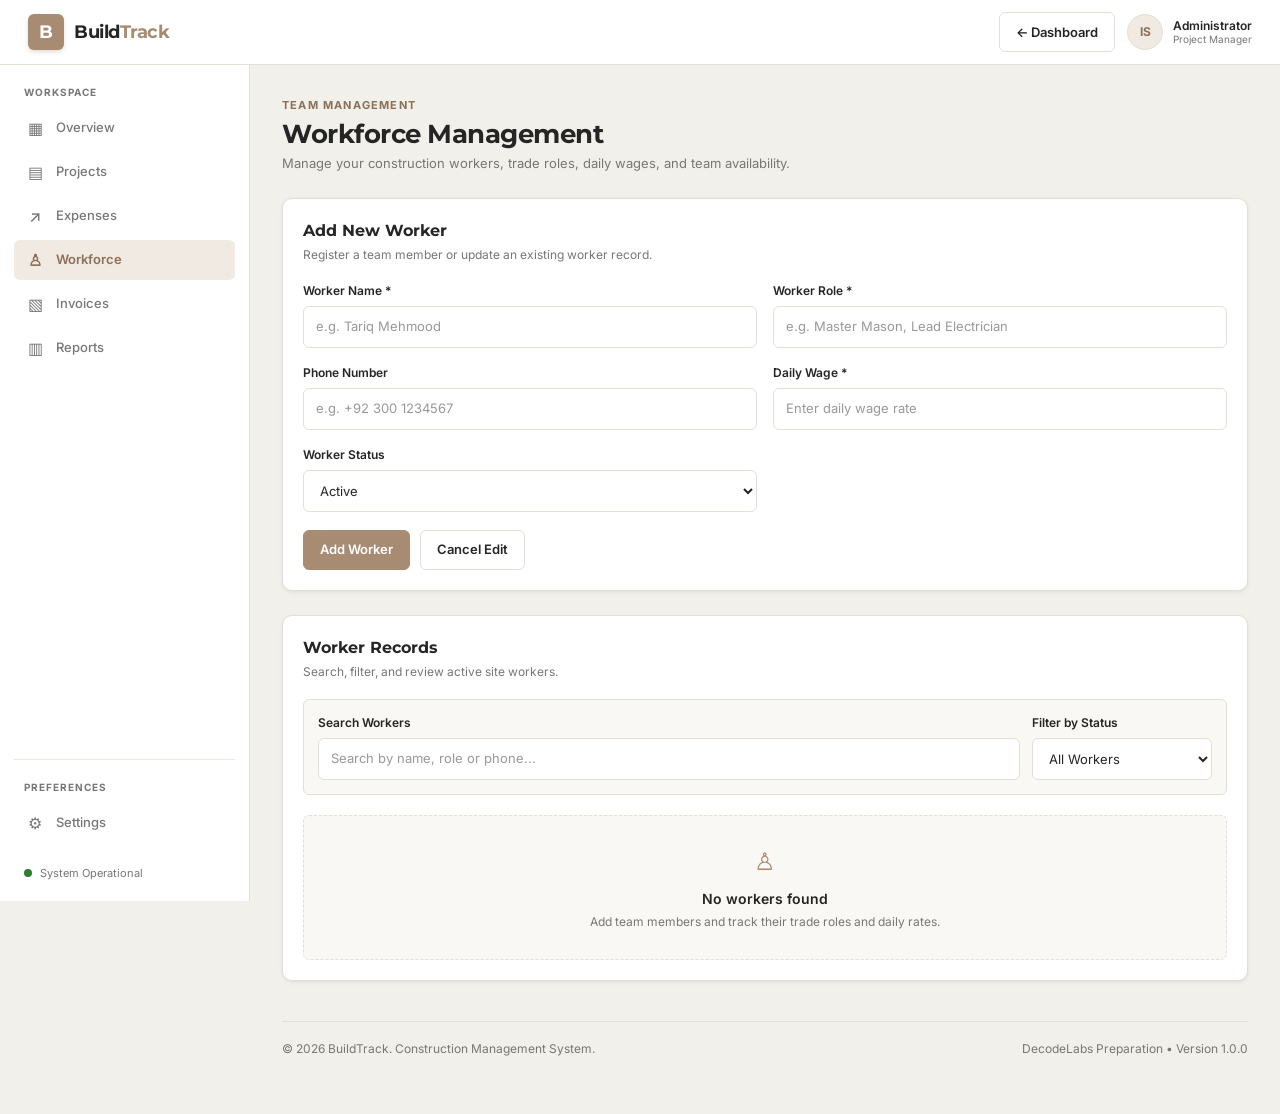
<file: pages/workforce.html>
<!DOCTYPE html>
<html lang="en">

<head>
    <meta charset="UTF-8">
    <meta name="viewport" content="width=device-width, initial-scale=1.0">
    <meta name="description" content="Manage construction workers, roles, daily wages, and workforce records with BuildTrack.">

    <title>Workforce | BuildTrack</title>

    <!-- Google Fonts -->
    <link rel="preconnect" href="https://fonts.googleapis.com">
    <link rel="preconnect" href="https://fonts.gstatic.com" crossorigin>
    <link href="https://fonts.googleapis.com/css2?family=Inter:wght@400;500;600;700&family=Montserrat:wght@600;700&display=swap" rel="stylesheet">

    <!-- CSS Architecture -->
    <link rel="stylesheet" href="../css/style.css">
    <link rel="stylesheet" href="../css/components.css">
    <link rel="stylesheet" href="../css/responsive.css">

    <!-- JavaScript (Deferred) -->
    <script src="../js/storage.js" defer></script>
    <script src="../js/workforce.js" defer></script>
</head>

<body>

    <a href="#main-content" class="skip-link">Skip to main content</a>

    <!-- Topbar Header -->
    <header class="topbar">
        <div class="topbar-left">
            <button
                class="menu-toggle"
                id="menu-toggle"
                type="button"
                aria-label="Toggle navigation menu"
                aria-expanded="false"
                aria-controls="sidebar"
            >
                <span aria-hidden="true">☰</span>
            </button>

            <a href="../index.html" class="brand" aria-label="BuildTrack Home">
                <span class="brand-icon" aria-hidden="true">B</span>
                <span class="brand-name">Build<span>Track</span></span>
            </a>
        </div>

        <div class="topbar-actions">
            <a href="../index.html" class="button button-secondary">
                <span>&larr; Dashboard</span>
            </a>

            <div class="profile" aria-label="User profile">
                <div class="profile-avatar" aria-hidden="true">IS</div>
                <div class="profile-info">
                    <strong>Administrator</strong>
                    <span>Project Manager</span>
                </div>
            </div>
        </div>
    </header>

    <!-- Application Layout -->
    <div class="app-layout">

        <!-- Mobile Drawer Backdrop -->
        <div class="sidebar-backdrop" id="sidebar-backdrop" aria-hidden="true"></div>

        <!-- Sidebar Navigation -->
        <aside class="sidebar" id="sidebar" aria-label="Main Navigation">
            <div class="sidebar-heading">WORKSPACE</div>

            <nav class="sidebar-nav">
                <a href="../index.html" class="nav-link">
                    <span class="nav-icon" aria-hidden="true">▦</span>
                    <span>Overview</span>
                </a>

                <a href="projects.html" class="nav-link">
                    <span class="nav-icon" aria-hidden="true">▤</span>
                    <span>Projects</span>
                </a>

                <a href="expenses.html" class="nav-link">
                    <span class="nav-icon" aria-hidden="true">↗</span>
                    <span>Expenses</span>
                </a>

                <a href="workforce.html" class="nav-link active" aria-current="page">
                    <span class="nav-icon" aria-hidden="true">♙</span>
                    <span>Workforce</span>
                </a>

                <a href="invoices.html" class="nav-link">
                    <span class="nav-icon" aria-hidden="true">▧</span>
                    <span>Invoices</span>
                </a>

                <a href="reports.html" class="nav-link">
                    <span class="nav-icon" aria-hidden="true">▥</span>
                    <span>Reports</span>
                </a>
            </nav>

            <div class="sidebar-bottom">
                <div class="sidebar-heading">PREFERENCES</div>

                <a href="settings.html" class="nav-link">
                    <span class="nav-icon" aria-hidden="true">⚙</span>
                    <span>Settings</span>
                </a>

                <div class="sidebar-footer">
                    <span class="status-dot" aria-hidden="true"></span>
                    <span>System Operational</span>
                </div>
            </div>
        </aside>

        <!-- Main Content -->
        <main id="main-content" class="main-content">

            <!-- Page Heading -->
            <section class="page-heading">
                <div>
                    <p class="eyebrow">TEAM MANAGEMENT</p>
                    <h1>Workforce Management</h1>
                    <p class="page-description">
                        Manage your construction workers, trade roles, daily wages, and team availability.
                    </p>
                </div>
            </section>

            <!-- Worker Form Panel -->
            <section class="panel">
                <div class="panel-header">
                    <div>
                        <h2 id="worker-form-heading">Add New Worker</h2>
                        <p>Register a team member or update an existing worker record.</p>
                    </div>
                </div>

                <form id="worker-form" novalidate>
                    <div class="form-grid">

                        <!-- Worker Name -->
                        <div class="form-group">
                            <label for="worker-name">Worker Name *</label>
                            <input
                                type="text"
                                id="worker-name"
                                class="form-control"
                                placeholder="e.g. Tariq Mehmood"
                                maxlength="100"
                                required
                            >
                        </div>

                        <!-- Worker Role -->
                        <div class="form-group">
                            <label for="worker-role">Worker Role *</label>
                            <input
                                type="text"
                                id="worker-role"
                                class="form-control"
                                placeholder="e.g. Master Mason, Lead Electrician"
                                maxlength="100"
                                required
                            >
                        </div>

                        <!-- Phone Number -->
                        <div class="form-group">
                            <label for="worker-phone">Phone Number</label>
                            <input
                                type="tel"
                                id="worker-phone"
                                class="form-control"
                                placeholder="e.g. +92 300 1234567"
                                maxlength="25"
                            >
                        </div>

                        <!-- Daily Rate -->
                        <div class="form-group">
                            <label for="worker-rate">Daily Wage *</label>
                            <input
                                type="number"
                                id="worker-rate"
                                class="form-control"
                                placeholder="Enter daily wage rate"
                                min="1"
                                step="1"
                                required
                            >
                        </div>

                        <!-- Worker Status -->
                        <div class="form-group">
                            <label for="worker-status">Worker Status</label>
                            <select id="worker-status" class="form-control">
                                <option value="active">Active</option>
                                <option value="inactive">Inactive</option>
                            </select>
                        </div>

                    </div>

                    <!-- Status Message -->
                    <p
                        id="worker-message"
                        class="form-message"
                        role="status"
                        aria-live="polite"
                        hidden
                    ></p>

                    <!-- Form Actions -->
                    <div class="form-actions">
                        <button type="submit" class="button button-primary" id="save-worker-button">
                            Add Worker
                        </button>

                        <button
                            type="button"
                            id="cancel-worker-edit"
                            class="button button-secondary"
                            hidden
                        >
                            Cancel Edit
                        </button>
                    </div>
                </form>
            </section>

            <!-- Worker Records Panel -->
            <section class="panel">
                <div class="panel-header">
                    <div>
                        <h2>Worker Records</h2>
                        <p>Search, filter, and review active site workers.</p>
                    </div>
                </div>

                <!-- Filter Bar -->
                <div class="filter-bar">
                    <div class="form-group">
                        <label for="worker-search">Search Workers</label>
                        <input
                            type="search"
                            id="worker-search"
                            class="form-control"
                            placeholder="Search by name, role or phone..."
                        >
                    </div>

                    <div class="form-group">
                        <label for="worker-filter-status">Filter by Status</label>
                        <select id="worker-filter-status" class="form-control">
                            <option value="all">All Workers</option>
                            <option value="active">Active</option>
                            <option value="inactive">Inactive</option>
                        </select>
                    </div>
                </div>

                <!-- Workers Container -->
                <div
                    id="worker-list"
                    class="project-list"
                    aria-live="polite"
                >
                    <div class="empty-state">
                        <span aria-hidden="true">♙</span>
                        <h3>No workers found</h3>
                        <p>Register your first worker using the form above.</p>
                    </div>
                </div>
            </section>

            <!-- Page Footer -->
            <footer class="main-footer">
                <p>&copy; 2026 BuildTrack. Construction Management System.</p>
                <span>DecodeLabs Preparation &bull; Version 1.0.0</span>
            </footer>

        </main>

    </div>

</body>
</html>
</file>
<file: css/style.css>
/* =========================================
   BUILDTRACK — MAIN DESIGN SYSTEM & LAYOUT
   File: css/style.css
   DecodeLabs Palette: Mocha Mousse & Moonlit Grey
========================================= */

/* 1. DESIGN TOKENS */
:root {
    /* Brand Colors (DecodeLabs Guidelines) */
    --color-primary: #A78B72;        /* Mocha Mousse */
    --color-primary-dark: #8C7058;   /* Deep Mocha */
    --color-primary-light: #F1EAE3;  /* Warm Mocha Tint */
    --color-accent: #A0D4E0;         /* Ethereal Blue */
    --color-accent-dark: #6CA6B4;

    /* Backgrounds & Surfaces */
    --color-background: #F2F0EA;     /* Moonlit Grey */
    --color-surface: #FFFFFF;        /* Crisp White */
    --color-surface-soft: #F9F8F5;   /* Soft Surface */

    /* Typography Colors */
    --color-text: #252525;           /* Primary Dark Text */
    --color-muted: #777777;          /* Muted Secondary Text */
    --color-light-text: #999999;     /* Tertiary Placeholder */

    /* Borders & Dividers */
    --color-border: #E3DFD5;
    --color-border-light: #ECE9E1;

    /* Semantic Status */
    --color-success: #2E7D32;
    --color-success-bg: #E8F5E9;
    --color-warning: #B26A00;
    --color-warning-bg: #FFF3E0;
    --color-danger: #C62828;
    --color-danger-bg: #FFEBEE;
    --color-info: #1976D2;
    --color-info-bg: #E3F2FD;

    /* Elevation & Shadows */
    --shadow-small: 0 1px 3px rgba(37, 37, 37, 0.05), 0 2px 6px rgba(37, 37, 37, 0.03);
    --shadow-medium: 0 4px 12px rgba(37, 37, 37, 0.07);
    --shadow-large: 0 10px 28px rgba(37, 37, 37, 0.1);

    /* Border Radii */
    --radius-small: 6px;
    --radius-medium: 10px;
    --radius-large: 16px;
    --radius-full: 9999px;

    /* Typography Scale */
    --font-heading: "Montserrat", "Inter", -apple-system, BlinkMacSystemFont, "Segoe UI", Roboto, sans-serif;
    --font-body: "Inter", -apple-system, BlinkMacSystemFont, "Segoe UI", Roboto, sans-serif;
}

/* 2. RESET & BASE */
*,
*::before,
*::after {
    margin: 0;
    padding: 0;
    box-sizing: border-box;
}

html {
    scroll-behavior: smooth;
    -webkit-text-size-adjust: 100%;
}

body {
    min-height: 100vh;
    font-family: var(--font-body);
    font-size: 14px;
    line-height: 1.5;
    background-color: var(--color-background);
    color: var(--color-text);
}

button,
input,
select,
textarea {
    font: inherit;
    color: inherit;
}

button {
    background: none;
    border: none;
    cursor: pointer;
}

a {
    color: inherit;
    text-decoration: none;
}

img {
    max-width: 100%;
    height: auto;
    display: block;
}

/* 3. ACCESSIBILITY & FOCUS */
:focus-visible {
    outline: 2px solid var(--color-accent);
    outline-offset: 2px;
}

.skip-link {
    position: absolute;
    top: -40px;
    left: 12px;
    background: var(--color-primary-dark);
    color: #FFFFFF;
    padding: 8px 14px;
    z-index: 1000;
    border-radius: var(--radius-small);
    font-weight: 600;
    transition: top 0.2s ease;
}

.skip-link:focus {
    top: 12px;
}

::selection {
    background-color: var(--color-primary);
    color: #FFFFFF;
}

/* 4. TOPBAR HEADER */
.topbar {
    position: sticky;
    top: 0;
    z-index: 100;
    min-height: 64px;
    width: 100%;
    padding: 10px 20px;
    background: var(--color-surface);
    border-bottom: 1px solid var(--color-border);
    display: flex;
    align-items: center;
    justify-content: space-between;
    gap: 16px;
}

.topbar-left {
    display: flex;
    align-items: center;
    gap: 12px;
}

/* Mobile Menu Toggle Button */
.menu-toggle {
    display: inline-flex;
    align-items: center;
    justify-content: center;
    width: 38px;
    height: 38px;
    border: 1px solid var(--color-border);
    border-radius: var(--radius-small);
    background: var(--color-surface-soft);
    color: var(--color-text);
    font-size: 18px;
    line-height: 1;
    cursor: pointer;
    transition: background-color 0.15s ease, border-color 0.15s ease;
}

.menu-toggle:hover {
    background: var(--color-primary-light);
    border-color: var(--color-primary);
}

@media (min-width: 1024px) {
    .menu-toggle {
        display: none;
    }
}

/* Brand Logo */
.brand {
    display: inline-flex;
    align-items: center;
    gap: 10px;
    flex-shrink: 0;
}

.brand-icon {
    width: 36px;
    height: 36px;
    border-radius: var(--radius-small);
    background: var(--color-primary);
    color: #FFFFFF;
    display: grid;
    place-items: center;
    font-family: var(--font-heading);
    font-size: 18px;
    font-weight: 700;
    box-shadow: 0 2px 4px rgba(167, 139, 114, 0.3);
}

.brand-name {
    font-family: var(--font-heading);
    font-size: 18px;
    font-weight: 700;
    letter-spacing: -0.5px;
    color: var(--color-text);
}

.brand-name span {
    color: var(--color-primary);
}

/* Topbar Actions */
.topbar-actions {
    display: flex;
    align-items: center;
    justify-content: flex-end;
    gap: 12px;
    min-width: 0;
}

.search-box {
    min-height: 38px;
    width: min(280px, 100%);
    padding: 0 12px;
    background: var(--color-surface-soft);
    border: 1px solid var(--color-border);
    border-radius: var(--radius-small);
    display: flex;
    align-items: center;
    gap: 8px;
    transition: border-color 0.15s ease, background 0.15s ease;
}

.search-box:focus-within {
    border-color: var(--color-primary);
    background: var(--color-surface);
}

.search-icon {
    color: var(--color-muted);
    font-size: 16px;
    line-height: 1;
}

.search-box input {
    width: 100%;
    min-width: 0;
    border: none;
    outline: none;
    background: transparent;
    color: var(--color-text);
    font-size: 13px;
}

.search-box input::placeholder {
    color: var(--color-light-text);
}

.profile {
    display: flex;
    align-items: center;
    gap: 10px;
    flex-shrink: 0;
}

.profile-avatar {
    width: 36px;
    height: 36px;
    border-radius: var(--radius-full);
    background: var(--color-primary-light);
    color: var(--color-primary-dark);
    display: grid;
    place-items: center;
    font-size: 12px;
    font-weight: 700;
    border: 1px solid var(--color-border);
}

.profile-info {
    display: none;
    flex-direction: column;
    line-height: 1.3;
}

.profile-info strong {
    font-size: 12px;
    font-weight: 600;
    color: var(--color-text);
}

.profile-info span {
    font-size: 10px;
    color: var(--color-muted);
}

@media (min-width: 640px) {
    .profile-info {
        display: flex;
    }
}

/* 5. APPLICATION LAYOUT */
.app-layout {
    min-height: calc(100vh - 64px);
    display: flex;
    width: 100%;
    position: relative;
}

/* 6. SIDEBAR NAVIGATION */
.sidebar {
    position: fixed;
    top: 64px;
    left: 0;
    bottom: 0;
    width: 250px;
    background: var(--color-surface);
    border-right: 1px solid var(--color-border);
    padding: 20px 14px;
    display: flex;
    flex-direction: column;
    z-index: 90;
    transform: translateX(-100%);
    transition: transform 0.25s cubic-bezier(0.4, 0, 0.2, 1);
    overflow-y: auto;
}

.sidebar.open {
    transform: translateX(0);
    box-shadow: var(--shadow-large);
}

/* Backdrop for mobile drawer */
.sidebar-backdrop {
    display: none;
    position: fixed;
    top: 64px;
    inset: 0;
    background: rgba(37, 37, 37, 0.35);
    z-index: 85;
}

.sidebar-backdrop.active {
    display: block;
}

@media (min-width: 1024px) {
    .sidebar {
        position: sticky;
        top: 64px;
        height: calc(100vh - 64px);
        transform: none;
        box-shadow: none;
        flex-shrink: 0;
    }

    .sidebar-backdrop {
        display: none !important;
    }
}

.sidebar-heading {
    margin: 12px 10px 8px;
    color: var(--color-muted);
    font-size: 10px;
    font-weight: 700;
    letter-spacing: 1px;
    text-transform: uppercase;
}

.sidebar-heading:first-child {
    margin-top: 0;
}

.sidebar-nav {
    display: flex;
    flex-direction: column;
    gap: 4px;
}

.nav-link {
    min-height: 40px;
    padding: 0 12px;
    border-radius: var(--radius-small);
    color: var(--color-muted);
    display: flex;
    align-items: center;
    gap: 12px;
    font-size: 13px;
    font-weight: 500;
    transition: background-color 0.15s ease, color 0.15s ease;
}

.nav-icon {
    width: 18px;
    text-align: center;
    font-size: 16px;
    line-height: 1;
}

.nav-link:hover {
    background: var(--color-surface-soft);
    color: var(--color-text);
}

.nav-link.active {
    background: var(--color-primary-light);
    color: var(--color-primary-dark);
    font-weight: 600;
}

.sidebar-bottom {
    margin-top: auto;
    padding-top: 20px;
    border-top: 1px solid var(--color-border-light);
}

.sidebar-footer {
    margin-top: 14px;
    padding: 8px 10px 0;
    color: var(--color-muted);
    font-size: 11px;
    display: flex;
    align-items: center;
    gap: 8px;
}

.status-dot {
    width: 8px;
    height: 8px;
    border-radius: var(--radius-full);
    background: var(--color-success);
    flex-shrink: 0;
}

/* 7. MAIN CONTENT AREA */
.main-content {
    flex: 1;
    min-width: 0;
    max-width: 1400px;
    margin: 0 auto;
    padding: 20px 16px 40px;
}

@media (min-width: 768px) {
    .main-content {
        padding: 28px 24px 48px;
    }
}

@media (min-width: 1200px) {
    .main-content {
        padding: 32px 32px 56px;
    }
}

/* Page Header & Eyebrow */
.page-heading,
.page-header {
    display: flex;
    flex-direction: column;
    align-items: flex-start;
    justify-content: space-between;
    gap: 16px;
    margin-bottom: 24px;
}

@media (min-width: 768px) {
    .page-heading,
    .page-header {
        flex-direction: row;
        align-items: center;
    }
}

.eyebrow {
    color: var(--color-primary-dark);
    font-size: 11px;
    font-weight: 700;
    letter-spacing: 1.2px;
    text-transform: uppercase;
    margin-bottom: 4px;
}

.page-heading h1,
.page-header h1 {
    font-family: var(--font-heading);
    font-size: clamp(20px, 3.5vw, 26px);
    font-weight: 700;
    line-height: 1.25;
    color: var(--color-text);
    letter-spacing: -0.5px;
}

.page-description {
    color: var(--color-muted);
    font-size: 13px;
    margin-top: 4px;
    max-width: 650px;
}

/* 8. FOOTER */
.main-footer,
.footer,
.app-footer {
    margin-top: 40px;
    padding-top: 18px;
    border-top: 1px solid var(--color-border);
    display: flex;
    flex-direction: column;
    gap: 6px;
    color: var(--color-muted);
    font-size: 12px;
}

@media (min-width: 768px) {
    .main-footer,
    .footer,
    .app-footer {
        flex-direction: row;
        align-items: center;
        justify-content: space-between;
    }
}

/* 9. MOTION ACCESSIBILITY */
@media (prefers-reduced-motion: reduce) {
    *,
    *::before,
    *::after {
        animation-duration: 0.01ms !important;
        animation-iteration-count: 1 !important;
        transition-duration: 0.01ms !important;
        scroll-behavior: auto !important;
    }
}
</file>
<file: css/components.css>
/* =========================================
   BUILDTRACK — REUSABLE UI COMPONENTS
   File: css/components.css
========================================= */

/* -----------------------------------------
   1. BUTTONS (Unified .button & .btn)
----------------------------------------- */
.button,
.btn,
.primary-button {
    display: inline-flex;
    align-items: center;
    justify-content: center;
    gap: 8px;
    min-height: 40px;
    padding: 8px 16px;
    border-radius: var(--radius-small);
    border: 1px solid transparent;
    font-family: inherit;
    font-size: 13px;
    font-weight: 600;
    line-height: 1.4;
    text-decoration: none;
    cursor: pointer;
    white-space: nowrap;
    transition: background-color 0.15s ease, border-color 0.15s ease, transform 0.1s ease, box-shadow 0.15s ease;
}

/* Primary Button */
.button-primary,
.btn-primary,
.primary-button {
    background-color: var(--color-primary);
    color: #FFFFFF;
    border-color: var(--color-primary);
}

.button-primary:hover,
.btn-primary:hover,
.primary-button:hover {
    background-color: var(--color-primary-dark);
    border-color: var(--color-primary-dark);
    transform: translateY(-1px);
    box-shadow: var(--shadow-small);
}

.button-primary:active,
.btn-primary:active,
.primary-button:active {
    transform: translateY(0);
}

/* Secondary Button */
.button-secondary,
.btn-secondary {
    background-color: var(--color-surface);
    color: var(--color-text);
    border-color: var(--color-border);
}

.button-secondary:hover,
.btn-secondary:hover {
    background-color: var(--color-surface-soft);
    border-color: var(--color-primary);
}

/* Danger Button */
.button-danger,
.btn-danger {
    background-color: var(--color-danger-bg);
    color: var(--color-danger);
    border-color: #FFCDD2;
}

.button-danger:hover,
.btn-danger:hover {
    background-color: #FFCDD2;
    color: #B71C1C;
}

/* Icon / Small Button */
.icon-button {
    display: inline-flex;
    align-items: center;
    justify-content: center;
    width: 38px;
    height: 38px;
    border: 1px solid var(--color-border);
    border-radius: var(--radius-small);
    background: var(--color-surface);
    color: var(--color-text);
    font-size: 16px;
    cursor: pointer;
    transition: background-color 0.15s ease, border-color 0.15s ease;
}

.icon-button:hover {
    background: var(--color-surface-soft);
    border-color: var(--color-primary);
}

/* Disabled State */
.button:disabled,
.btn:disabled,
.button[disabled],
.btn[disabled] {
    opacity: 0.55;
    cursor: not-allowed;
    transform: none !important;
    box-shadow: none !important;
}

/* -----------------------------------------
   2. FORMS & INPUT CONTROLS
----------------------------------------- */
.form-grid {
    display: grid;
    grid-template-columns: 1fr;
    gap: 16px;
}

@media (min-width: 768px) {
    .form-grid {
        grid-template-columns: repeat(2, minmax(0, 1fr));
    }
}

.form-group {
    display: flex;
    flex-direction: column;
    gap: 6px;
    min-width: 0;
}

.form-group-full {
    grid-column: 1 / -1;
}

.form-group label {
    font-size: 12px;
    font-weight: 600;
    color: var(--color-text);
}

.form-control {
    width: 100%;
    min-height: 42px;
    padding: 8px 12px;
    border: 1px solid var(--color-border);
    border-radius: var(--radius-small);
    background-color: var(--color-surface);
    color: var(--color-text);
    font-size: 13px;
    outline: none;
    transition: border-color 0.15s ease, box-shadow 0.15s ease;
}

.form-control::placeholder {
    color: var(--color-light-text);
}

.form-control:focus {
    border-color: var(--color-primary);
    box-shadow: 0 0 0 3px rgba(167, 139, 114, 0.18);
}

.form-control:disabled {
    background-color: var(--color-surface-soft);
    color: var(--color-muted);
    cursor: not-allowed;
}

select.form-control {
    cursor: pointer;
}

textarea.form-control {
    min-height: 96px;
    padding: 10px 12px;
    resize: vertical;
}

.form-actions {
    display: flex;
    flex-wrap: wrap;
    align-items: center;
    gap: 10px;
    margin-top: 18px;
}

/* Feedback & Notification Messages */
.form-message,
.message {
    margin-top: 14px;
    padding: 10px 14px;
    border-radius: var(--radius-small);
    font-size: 13px;
    font-weight: 500;
    line-height: 1.4;
    border: 1px solid transparent;
}

.form-message[hidden],
.message[hidden] {
    display: none !important;
}

.message-success,
.form-message.message-success {
    background-color: var(--color-success-bg);
    color: var(--color-success);
    border-color: #C8E6C9;
}

.message-error,
.form-message.message-error {
    background-color: var(--color-danger-bg);
    color: var(--color-danger);
    border-color: #FFCDD2;
}

.message-info,
.form-message.message-info {
    background-color: var(--color-info-bg);
    color: var(--color-info);
    border-color: #BBDEFB;
}

/* -----------------------------------------
   3. SEARCH & FILTER BAR
----------------------------------------- */
.filter-bar {
    display: flex;
    flex-direction: column;
    gap: 12px;
    margin-bottom: 20px;
    padding: 14px;
    background: var(--color-surface-soft);
    border: 1px solid var(--color-border);
    border-radius: var(--radius-small);
}

@media (min-width: 640px) {
    .filter-bar {
        flex-direction: row;
        align-items: flex-end;
    }

    .filter-bar .form-group:first-child {
        flex: 1 1 260px;
    }

    .filter-bar .form-group:not(:first-child) {
        flex: 0 1 180px;
    }
}

.filter-bar .form-group {
    margin: 0;
}

/* -----------------------------------------
   4. STATUS BADGES
----------------------------------------- */
.status-badge {
    display: inline-flex;
    align-items: center;
    gap: 6px;
    width: fit-content;
    padding: 3px 10px;
    border-radius: var(--radius-full);
    font-size: 11px;
    font-weight: 600;
    line-height: 1.4;
    text-transform: capitalize;
}

.status-active,
.status-paid,
.status-completed {
    background-color: var(--color-success-bg);
    color: var(--color-success);
}

.status-pending,
.status-in-progress {
    background-color: var(--color-warning-bg);
    color: var(--color-warning);
}

.status-inactive,
.status-cancelled {
    background-color: #EEEEEE;
    color: var(--color-muted);
}

.status-overdue {
    background-color: var(--color-danger-bg);
    color: var(--color-danger);
}

/* -----------------------------------------
   5. STATISTICS & METRIC CARDS
----------------------------------------- */
.stats-grid {
    display: grid;
    grid-template-columns: 1fr;
    gap: 14px;
    margin-bottom: 24px;
}

@media (min-width: 600px) {
    .stats-grid {
        grid-template-columns: repeat(2, minmax(0, 1fr));
    }
}

@media (min-width: 1024px) {
    .stats-grid {
        grid-template-columns: repeat(4, minmax(0, 1fr));
    }
}

.stat-card {
    min-width: 0;
    padding: 18px;
    background: var(--color-surface);
    border: 1px solid var(--color-border);
    border-radius: var(--radius-medium);
    box-shadow: var(--shadow-small);
}

.stat-top {
    display: flex;
    align-items: center;
    justify-content: space-between;
    gap: 10px;
    color: var(--color-muted);
    font-size: 12px;
    font-weight: 500;
}

.stat-icon {
    width: 32px;
    height: 32px;
    border-radius: var(--radius-small);
    background: var(--color-primary-light);
    color: var(--color-primary-dark);
    display: grid;
    place-items: center;
    font-size: 15px;
    flex-shrink: 0;
}

.stat-card strong,
.stat-card h2 {
    display: block;
    margin-top: 10px;
    font-family: var(--font-heading);
    font-size: clamp(20px, 3.5vw, 24px);
    font-weight: 700;
    color: var(--color-text);
    line-height: 1.2;
    overflow-wrap: anywhere;
}

.stat-card p,
.stat-card-content p {
    margin-top: 4px;
    color: var(--color-muted);
    font-size: 11px;
}

/* -----------------------------------------
   6. PANELS & DASHBOARD CARDS
----------------------------------------- */
.panel {
    min-width: 0;
    padding: 20px;
    background: var(--color-surface);
    border: 1px solid var(--color-border);
    border-radius: var(--radius-medium);
    box-shadow: var(--shadow-small);
    margin-bottom: 24px;
}

.panel-header {
    display: flex;
    align-items: flex-start;
    justify-content: space-between;
    gap: 12px;
    margin-bottom: 18px;
}

.panel-header h2 {
    font-family: var(--font-heading);
    font-size: 16px;
    font-weight: 700;
    color: var(--color-text);
}

.panel-header p {
    margin-top: 3px;
    color: var(--color-muted);
    font-size: 12px;
}

.text-link {
    flex-shrink: 0;
    color: var(--color-primary-dark);
    font-size: 12px;
    font-weight: 600;
}

.text-link:hover {
    text-decoration: underline;
}

/* Dashboard Grid */
.dashboard-grid {
    display: grid;
    grid-template-columns: 1fr;
    gap: 20px;
    margin-bottom: 24px;
}

@media (min-width: 1024px) {
    .dashboard-grid {
        grid-template-columns: minmax(0, 1.8fr) minmax(280px, 1fr);
    }
}

/* -----------------------------------------
   7. LISTS & RECORD CARDS
----------------------------------------- */
.project-list,
.report-list {
    display: grid;
    grid-template-columns: 1fr;
    gap: 14px;
}

@media (min-width: 768px) {
    .project-list,
    .report-list {
        grid-template-columns: repeat(2, minmax(0, 1fr));
    }
}

.project-card,
.expense-card,
.worker-card,
.invoice-card {
    min-width: 0;
    padding: 18px;
    background: var(--color-surface);
    border: 1px solid var(--color-border);
    border-radius: var(--radius-medium);
    display: flex;
    flex-direction: column;
    justify-content: space-between;
    gap: 14px;
    transition: border-color 0.15s ease, box-shadow 0.15s ease;
}

.project-card:hover,
.expense-card:hover,
.worker-card:hover,
.invoice-card:hover {
    border-color: var(--color-primary);
    box-shadow: var(--shadow-small);
}

.project-card-details {
    display: flex;
    flex-direction: column;
    gap: 6px;
    min-width: 0;
}

.project-card h3,
.expense-card h3,
.worker-card h3,
.invoice-card h3 {
    font-family: var(--font-heading);
    font-size: 15px;
    font-weight: 700;
    color: var(--color-text);
    overflow-wrap: anywhere;
}

.project-card p,
.expense-card p,
.worker-card p,
.invoice-card p {
    color: var(--color-muted);
    font-size: 12px;
    line-height: 1.5;
    overflow-wrap: anywhere;
}

.expense-amount,
.worker-rate,
.invoice-amount {
    font-family: var(--font-heading);
    font-size: 16px;
    font-weight: 700;
    color: var(--color-primary-dark);
    margin-top: 4px;
}

.project-actions {
    display: flex;
    flex-wrap: wrap;
    align-items: center;
    gap: 8px;
    padding-top: 12px;
    border-top: 1px solid var(--color-border-light);
    margin-top: auto;
}

.project-actions .button,
.project-actions .btn {
    min-height: 32px;
    padding: 5px 12px;
    font-size: 12px;
}

/* -----------------------------------------
   8. BUDGET OVERVIEW DONUT & LEGEND
----------------------------------------- */
.budget-content {
    min-height: 180px;
    display: flex;
    flex-direction: column;
    align-items: center;
    justify-content: center;
    gap: 20px;
    padding: 10px 0;
}

.budget-chart {
    width: 140px;
    height: 140px;
    border-radius: var(--radius-full);
    background: conic-gradient(var(--color-primary) 0deg, var(--color-border) 0deg);
    display: grid;
    place-items: center;
    flex-shrink: 0;
}

.chart-placeholder {
    width: 100px;
    height: 100px;
    border-radius: var(--radius-full);
    background: var(--color-surface);
    display: flex;
    flex-direction: column;
    align-items: center;
    justify-content: center;
    text-align: center;
    padding: 6px;
}

.chart-placeholder span {
    font-family: var(--font-heading);
    font-size: 22px;
    font-weight: 700;
    color: var(--color-text);
    line-height: 1;
}

.chart-placeholder small {
    margin-top: 2px;
    color: var(--color-muted);
    font-size: 10px;
    font-weight: 600;
    text-transform: uppercase;
    letter-spacing: 0.5px;
}

.budget-legend {
    display: flex;
    flex-direction: column;
    gap: 8px;
    width: 100%;
}

.budget-legend-item {
    display: flex;
    align-items: center;
    justify-content: space-between;
    gap: 8px;
    font-size: 12px;
    color: var(--color-text);
}

.legend-label {
    display: flex;
    align-items: center;
    gap: 6px;
    color: var(--color-muted);
}

.legend-dot {
    width: 8px;
    height: 8px;
    border-radius: var(--radius-full);
    flex-shrink: 0;
}

.budget-used {
    background-color: var(--color-primary);
}

.budget-remaining {
    background-color: var(--color-border);
}

/* -----------------------------------------
   9. REPORT ITEMS & ANALYTICS
----------------------------------------- */
.report-item {
    min-width: 0;
    padding: 16px;
    background: var(--color-surface-soft);
    border: 1px solid var(--color-border);
    border-radius: var(--radius-medium);
}

.report-item-header {
    display: flex;
    align-items: center;
    justify-content: space-between;
    gap: 8px;
    margin-bottom: 10px;
}

.report-item-header h3 {
    font-size: 14px;
    font-weight: 700;
    color: var(--color-text);
}

.report-item-header span,
.report-item-header strong {
    font-size: 12px;
    font-weight: 600;
    color: var(--color-primary-dark);
}

.report-progress {
    width: 100%;
    height: 7px;
    overflow: hidden;
    background: var(--color-border);
    border-radius: var(--radius-full);
}

.report-progress-fill {
    height: 100%;
    width: 0;
    background: var(--color-primary);
    border-radius: inherit;
    transition: width 0.3s ease;
}

.report-item-details {
    display: flex;
    flex-wrap: wrap;
    gap: 8px 16px;
    margin-top: 10px;
    color: var(--color-muted);
    font-size: 11px;
}

.report-description {
    margin-top: 8px;
    color: var(--color-muted);
    font-size: 12px;
}

/* -----------------------------------------
   10. SETTINGS SECTIONS
----------------------------------------- */
.settings-section {
    margin-bottom: 24px;
}

.settings-action {
    display: flex;
    flex-direction: column;
    gap: 12px;
    padding: 16px 0;
    border-bottom: 1px solid var(--color-border-light);
}

.settings-action:last-child {
    border-bottom: none;
    padding-bottom: 0;
}

@media (min-width: 640px) {
    .settings-action {
        flex-direction: row;
        align-items: center;
        justify-content: space-between;
    }
}

.settings-action h3 {
    font-size: 14px;
    font-weight: 600;
    color: var(--color-text);
}

.settings-action p {
    font-size: 12px;
    color: var(--color-muted);
    margin-top: 2px;
}

/* -----------------------------------------
   11. EMPTY STATES & UTILITIES
----------------------------------------- */
.empty-state {
    grid-column: 1 / -1;
    min-height: 140px;
    padding: 28px 16px;
    border: 1px dashed var(--color-border);
    border-radius: var(--radius-small);
    background: var(--color-surface-soft);
    display: flex;
    flex-direction: column;
    align-items: center;
    justify-content: center;
    text-align: center;
}

.empty-state span[aria-hidden="true"] {
    font-size: 24px;
    color: var(--color-primary);
    margin-bottom: 8px;
}

.empty-state h3 {
    font-size: 14px;
    font-weight: 600;
    color: var(--color-text);
}

.empty-state p {
    margin-top: 4px;
    color: var(--color-muted);
    font-size: 12px;
    max-width: 380px;
}

.empty-message {
    padding: 20px;
    color: var(--color-muted);
    text-align: center;
    font-size: 12px;
}

.activity-list {
    display: flex;
    flex-direction: column;
    gap: 10px;
}

.activity-item {
    display: flex;
    align-items: center;
    justify-content: space-between;
    gap: 10px;
    padding: 10px 12px;
    background: var(--color-surface-soft);
    border: 1px solid var(--color-border-light);
    border-radius: var(--radius-small);
    font-size: 12px;
    color: var(--color-text);
}

.activity-time {
    color: var(--color-muted);
    font-size: 11px;
    flex-shrink: 0;
}

.hidden {
    display: none !important;
}

.text-muted {
    color: var(--color-muted);
}
</file>
<file: css/responsive.css>
/* =========================================
   BUILDTRACK — RESPONSIVE DESIGN SYSTEM
   File: css/responsive.css
   Breakpoints: Mobile (default), Tablet (768px), Desktop (1024px)
========================================= */

/* -----------------------------------------
   1. SMALL MOBILE SCREENS (< 480px)
----------------------------------------- */
@media (max-width: 480px) {
    .topbar {
        min-height: 58px;
        padding: 8px 12px;
        gap: 8px;
    }

    .brand-icon {
        width: 32px;
        height: 32px;
        font-size: 16px;
    }

    .brand-name {
        font-size: 16px;
    }

    .search-box {
        width: 140px;
        min-height: 34px;
        padding: 0 8px;
    }

    .search-box input {
        font-size: 12px;
    }

    .topbar-actions {
        gap: 8px;
    }

    .main-content {
        padding: 16px 12px 32px;
    }

    .page-heading h1,
    .page-header h1 {
        font-size: 20px;
    }

    .page-heading,
    .page-header {
        gap: 12px;
        margin-bottom: 18px;
    }

    .stat-card {
        padding: 14px;
    }

    .stat-card strong,
    .stat-card h2 {
        font-size: 20px;
    }

    .panel {
        padding: 14px;
        margin-bottom: 18px;
    }

    .panel-header {
        margin-bottom: 14px;
    }

    .panel-header h2 {
        font-size: 15px;
    }

    .form-actions {
        flex-direction: column;
        align-items: stretch;
    }

    .form-actions .button,
    .form-actions .btn {
        width: 100%;
    }

    .filter-bar {
        padding: 12px;
        gap: 10px;
    }

    .filter-bar .form-control {
        min-height: 38px;
        font-size: 12px;
    }

    .project-actions {
        width: 100%;
    }

    .project-actions .button,
    .project-actions .btn {
        flex: 1 1 auto;
    }

    .budget-chart {
        width: 130px;
        height: 130px;
    }

    .chart-placeholder {
        width: 92px;
        height: 92px;
    }

    .chart-placeholder span {
        font-size: 20px;
    }
}

/* -----------------------------------------
   2. MOBILE & SMALL TABLETS (< 768px)
----------------------------------------- */
@media (max-width: 767px) {
    .stats-grid {
        grid-template-columns: 1fr;
    }

    .project-list,
    .report-list {
        grid-template-columns: 1fr;
    }

    .dashboard-grid {
        grid-template-columns: 1fr;
    }

    .main-footer,
    .footer,
    .app-footer {
        flex-direction: column;
        align-items: flex-start;
        gap: 8px;
    }
}

/* -----------------------------------------
   3. TABLETS (768px - 1023px)
----------------------------------------- */
@media (min-width: 768px) and (max-width: 1023px) {
    .topbar {
        padding: 10px 20px;
    }

    .search-box {
        width: 220px;
    }

    .stats-grid {
        grid-template-columns: repeat(2, minmax(0, 1fr));
        gap: 16px;
    }

    .dashboard-grid {
        grid-template-columns: 1fr;
    }
}

/* -----------------------------------------
   4. DESKTOPS (1024px+)
----------------------------------------- */
@media (min-width: 1024px) {
    .topbar {
        padding: 12px 28px;
    }

    .search-box {
        width: 260px;
    }

    .stats-grid {
        grid-template-columns: repeat(4, minmax(0, 1fr));
        gap: 18px;
    }

    .dashboard-grid {
        grid-template-columns: minmax(0, 1.8fr) minmax(280px, 1fr);
        gap: 20px;
    }
}

/* -----------------------------------------
   5. LARGE DESKTOPS (1440px+)
----------------------------------------- */
@media (min-width: 1440px) {
    .main-content {
        max-width: 1500px;
        padding: 36px 40px 64px;
    }

    .stats-grid {
        gap: 22px;
    }

    .dashboard-grid {
        gap: 24px;
    }
}

/* -----------------------------------------
   6. TOUCH SCREENS & HOVER SAFETY
----------------------------------------- */
@media (hover: none) {
    .button:hover,
    .btn:hover,
    .project-card:hover,
    .expense-card:hover,
    .worker-card:hover,
    .invoice-card:hover {
        transform: none !important;
    }
}

/* -----------------------------------------
   7. PRINT MEDIA
----------------------------------------- */
@media print {
    .topbar,
    .sidebar,
    .menu-toggle,
    .sidebar-backdrop,
    .form-actions,
    .filter-bar,
    .project-actions,
    #refresh-reports {
        display: none !important;
    }

    body {
        background: #FFFFFF !important;
        color: #000000 !important;
    }

    .main-content {
        padding: 0 !important;
        max-width: 100% !important;
    }

    .panel,
    .stat-card,
    .project-card {
        box-shadow: none !important;
        border: 1px solid #CCCCCC !important;
        page-break-inside: avoid;
    }
}
</file>
